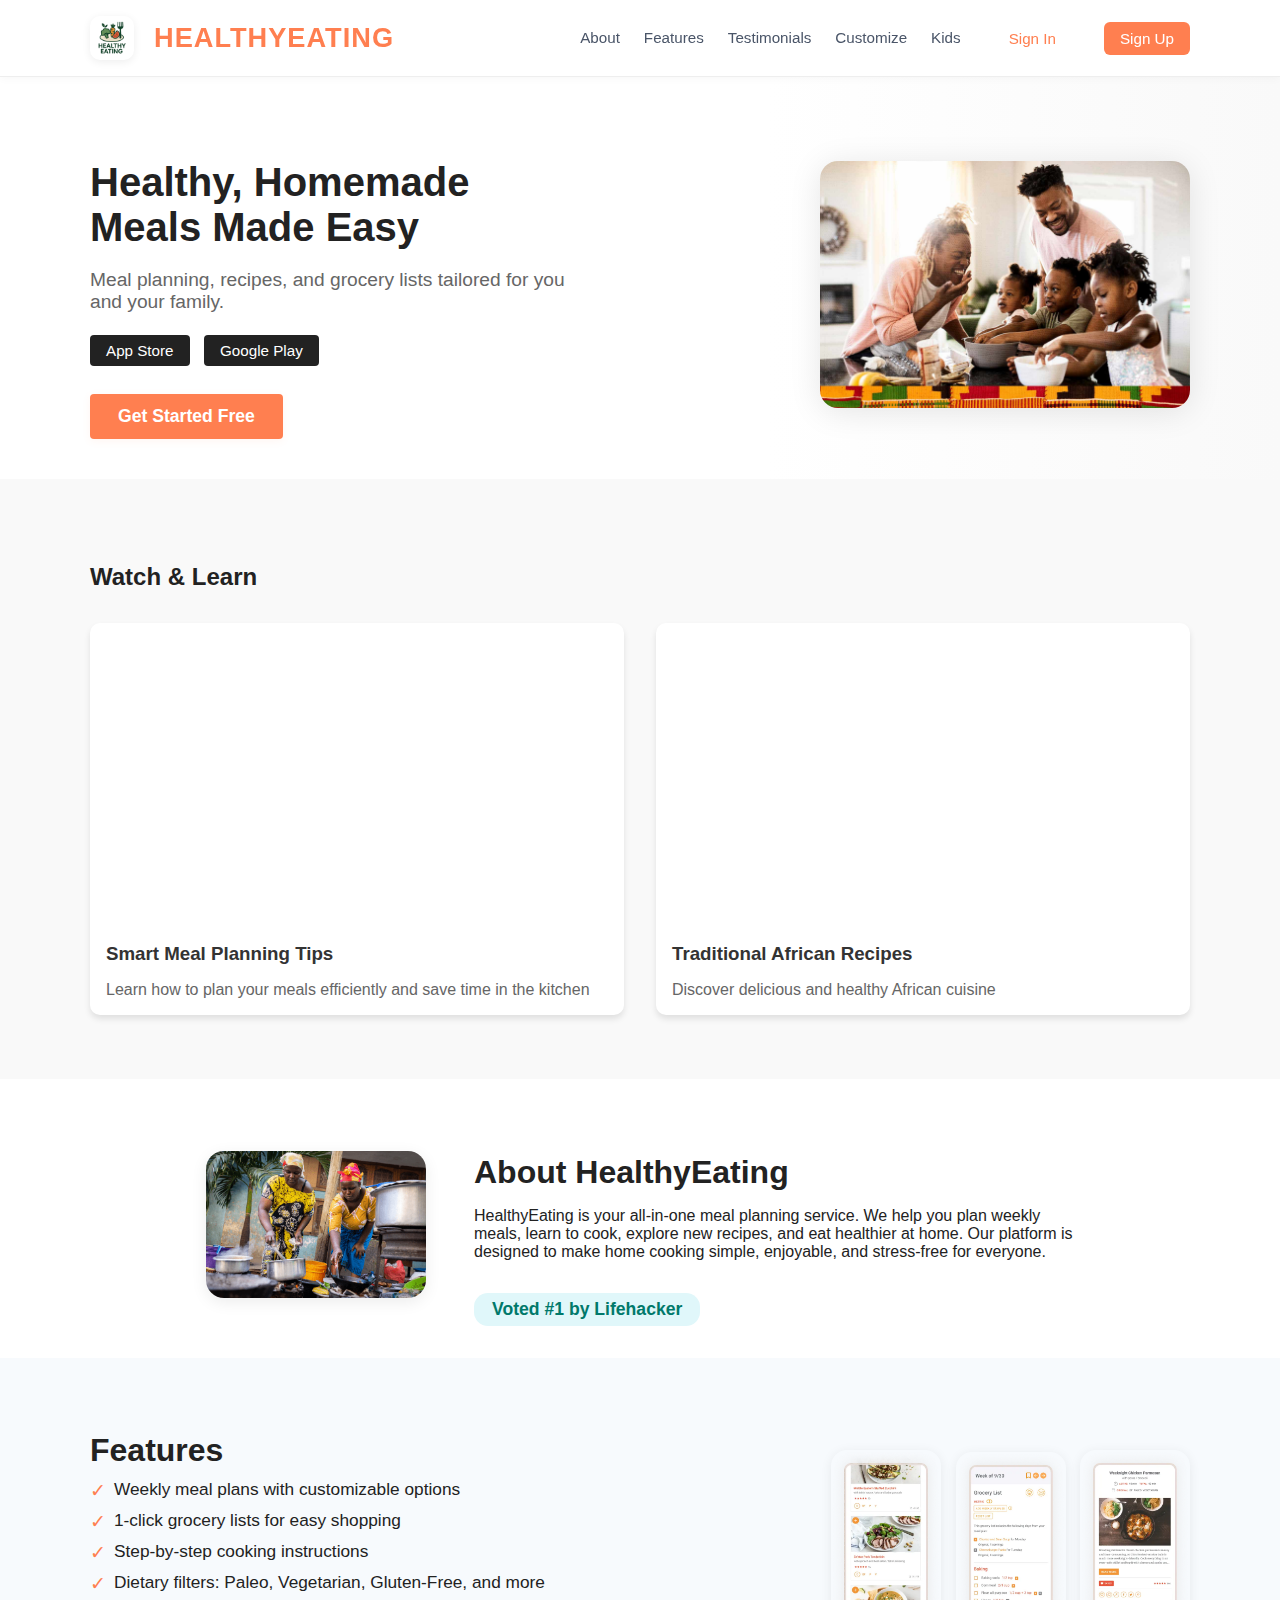
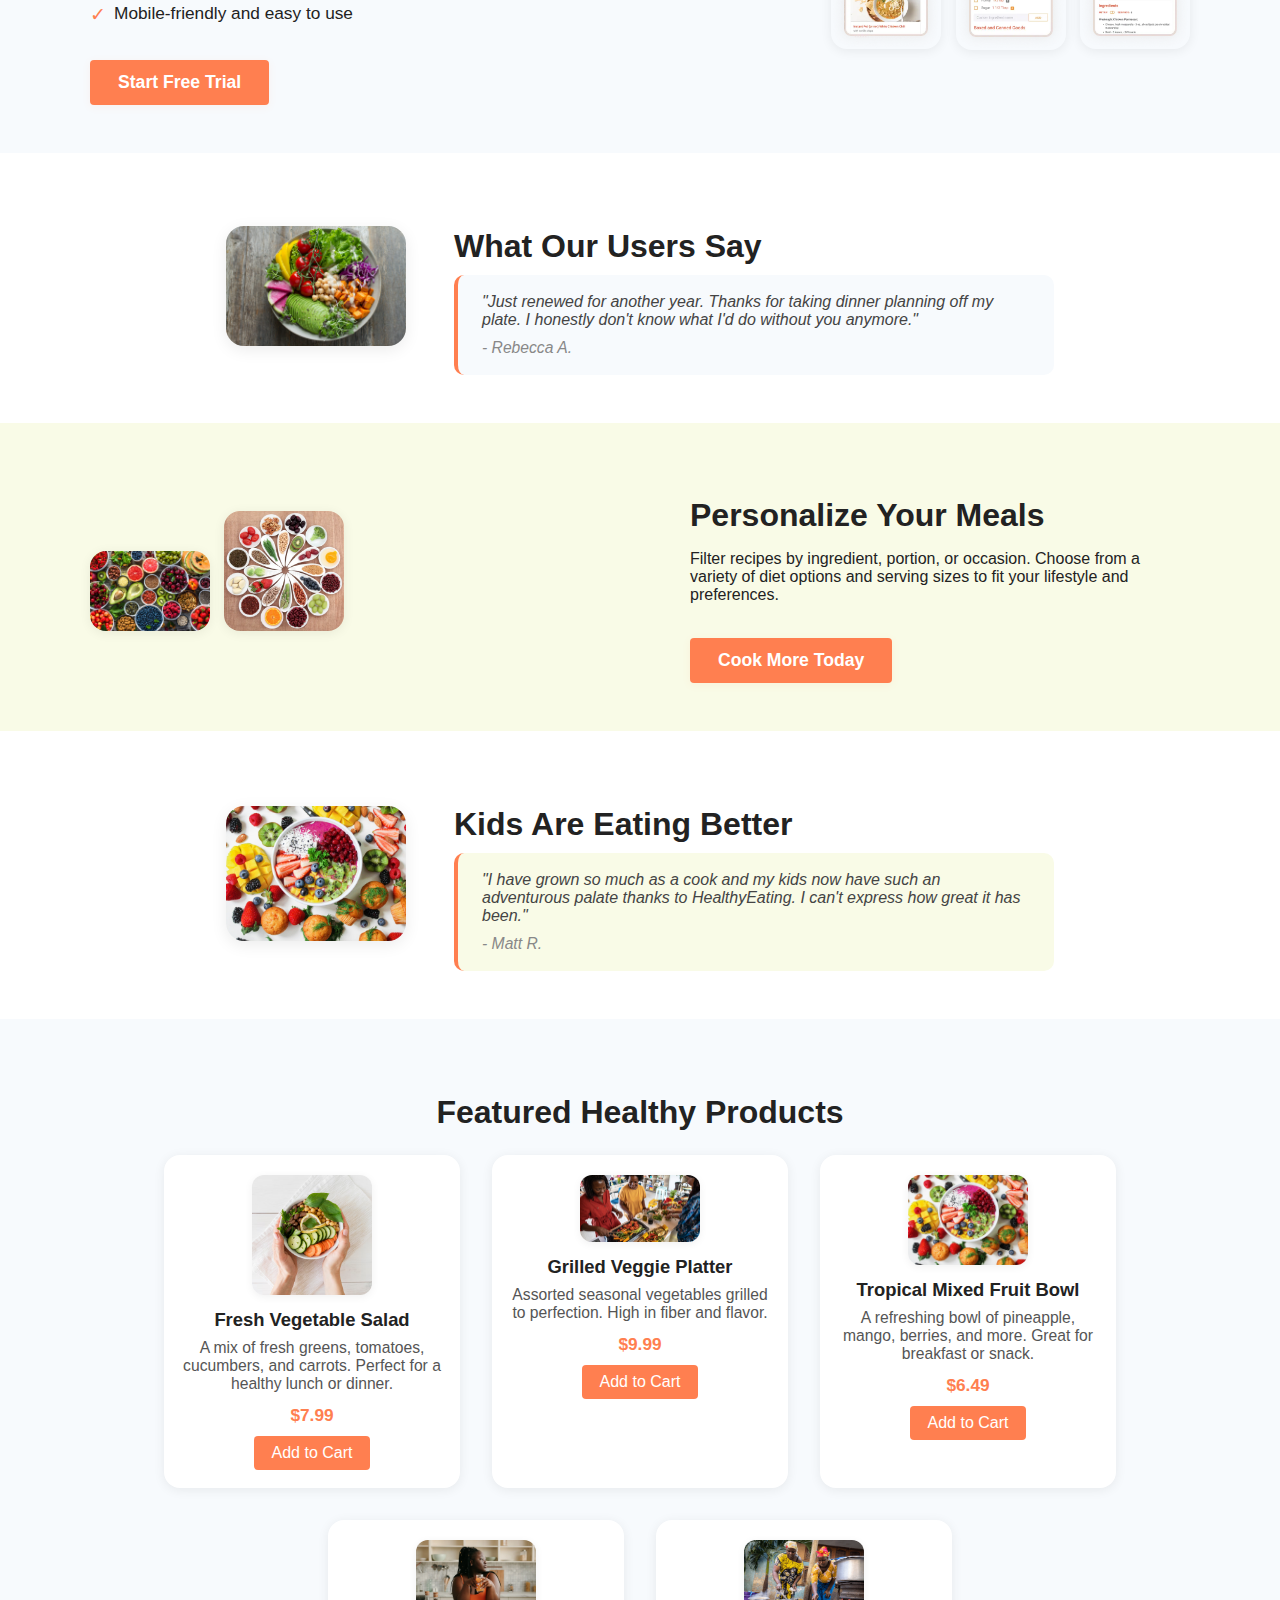
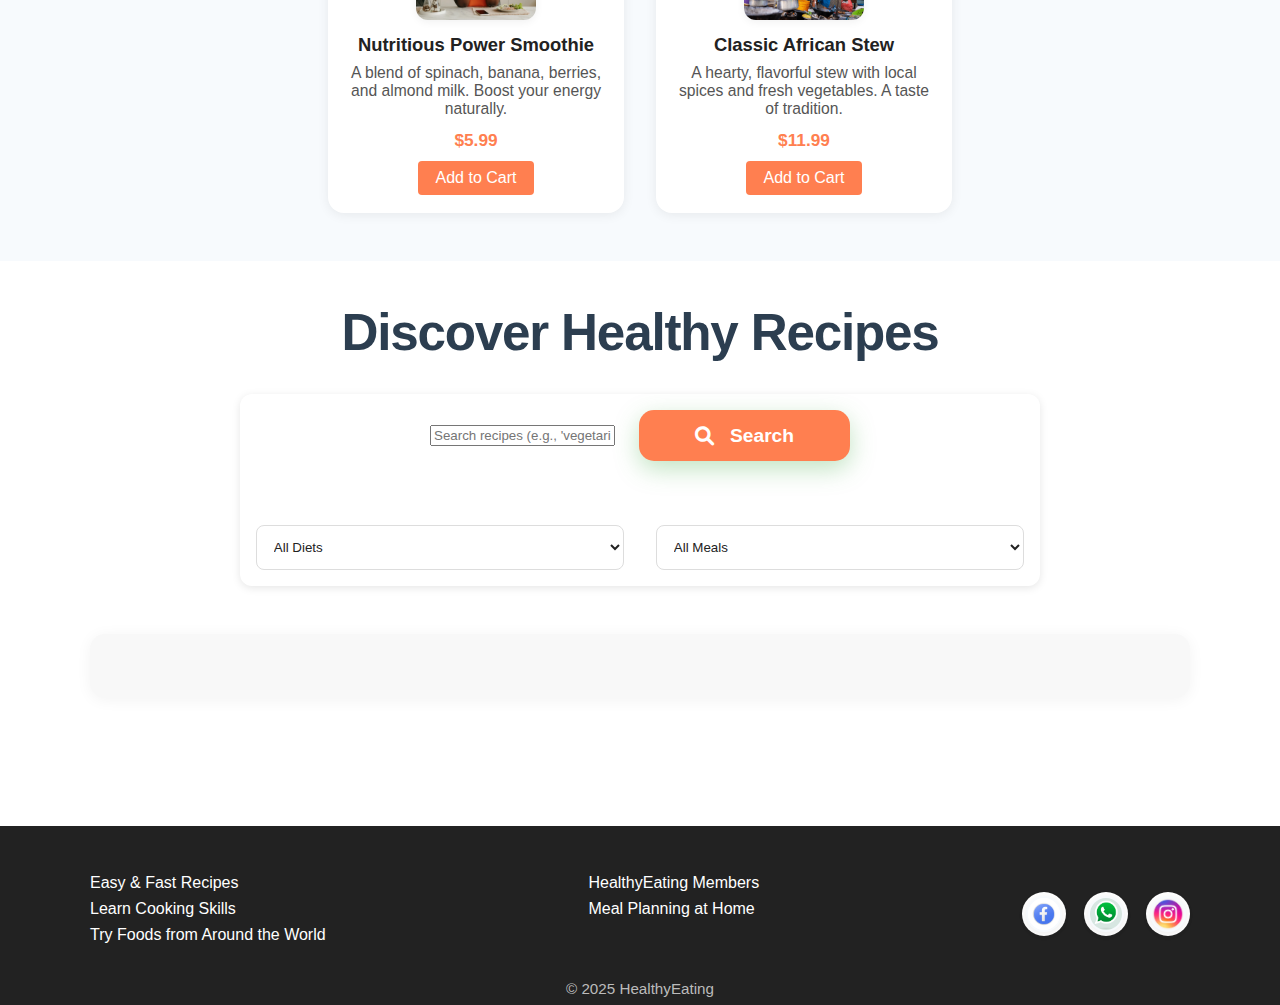
<file: index.html>
<!DOCTYPE html>
<html lang="en">
<head>
    <meta charset="UTF-8">
    <meta name="viewport" content="width=device-width, initial-scale=1.0">
    <title>HealthyEating Meal Planning</title>
    <link rel="stylesheet" href="https://cdnjs.cloudflare.com/ajax/libs/font-awesome/6.0.0/css/all.min.css">
    <link rel="stylesheet" href="styles.css">
</head>
<body>
    <header class="main-header">
        <div class="container header-flex">
            <div class="logo">
                <img src="image/Healthyeating-logo.png" alt="Healthy Eating Logo" class="logo-img">                <span>HEALTHYEATING</span>
            </div>
            <button class="hamburger" aria-label="Open menu">
                <span></span>
                <span></span>
                <span></span>
            </button>
            <nav>
                <a href="#about" class="nav-link">About</a>
                <a href="#features" class="nav-link">Features</a>
                <a href="#testimonial" class="nav-link">Testimonials</a>
                <a href="#customize" class="nav-link">Customize</a>
                <a href="#kids" class="nav-link">Kids</a>
                <a href="login.html" class="nav-link sign-in" id="sign-in-btn">Sign In</a>
                <a href="signup.html" class="nav-link sign-up" id="sign-up-btn">Sign Up</a>
            </nav>
        </div>
    </header>
    <section class="hero">
        <div class="container hero-flex">
            <div class="hero-text">
                <h1>Healthy, Homemade Meals Made Easy</h1>
                <p class="hero-sub">Meal planning, recipes, and grocery lists tailored for you and your family.</p>
                <div class="app-buttons">
                    <a href="#" class="app-store">App Store</a>
                    <a href="#" class="google-play">Google Play</a>
                </div>
                <button class="cta" id="hero-signup">Get Started Free</button>
            </div>
            <div class="hero-image">
                <img src="image/why-cooking-and-eating-together.jpg" alt="People cooking together">
            </div>
        </div>
    </section>
    <section class="video-showcase">
        <div class="container">
            <h2>Watch & Learn</h2>
            <div class="video-grid">
                <div class="video-card main-video">                    <div class="video-wrapper">
                        <iframe 
                            src="https://www.youtube.com/embed/AdNVlD5q8TA" 
                            title="Meal Planning Tips" 
                            frameborder="0" 
                            allow="accelerometer; autoplay; clipboard-write; encrypted-media; gyroscope; picture-in-picture" 
                            allowfullscreen>
                        </iframe>
                    </div>
                    <h3>Smart Meal Planning Tips</h3>
                    <p>Learn how to plan your meals efficiently and save time in the kitchen</p>
                </div>
                <div class="video-card">                    <div class="video-wrapper">
                        <iframe 
                            src="https://www.youtube.com/embed/SWcoL5gjuKY" 
                            title="African Recipes" 
                            frameborder="0" 
                            allow="accelerometer; autoplay; clipboard-write; encrypted-media; gyroscope; picture-in-picture" 
                            allowfullscreen>
                        </iframe>
                    </div>
                    <h3>Traditional African Recipes</h3>
                    <p>Discover delicious and healthy African cuisine</p>
                </div>
            </div>
        </div>
    </section>
    <section class="about" id="about">
        <div class="container about-flex">
            <div class="about-img">
                <img src="image/African-Cooking.png" alt="African Cooking" />
            </div>
            <div class="about-text">
                <h2>About HealthyEating</h2>
                <p>HealthyEating is your all-in-one meal planning service. We help you plan weekly meals, learn to cook, explore new recipes, and eat healthier at home. Our platform is designed to make home cooking simple, enjoyable, and stress-free for everyone.</p>
                <div class="lifehacker-badge">Voted #1 by Lifehacker</div>
            </div>
        </div>
    </section>
    <section class="features" id="features">
        <div class="container features-flex">
            <div class="features-text">
                <h2>Features</h2>
                <ul class="feature-list">
                    <li>Weekly meal plans with customizable options</li>
                    <li>1-click grocery lists for easy shopping</li>
                    <li>Step-by-step cooking instructions</li>
                    <li>Dietary filters: Paleo, Vegetarian, Gluten-Free, and more</li>
                    <li>Mobile-friendly and easy to use</li>
                </ul>
                <button class="cta">Start Free Trial</button>
            </div>
            <div class="features-image">
                <img src="image/phone1.webp" alt="App screenshot 1">
                <img src="image/phone2.webp" alt="App screenshot 2" style="margin-left:10px;">
                <img src="image/phone3.webp" alt="App screenshot 3" style="margin-left:10px;">
            </div>
        </div>
    </section>
    <section class="testimonial" id="testimonial">
        <div class="container testimonial-flex">
            <div class="testimonial-img">
                <img src="image/salad.jpg" alt="Salad" />
            </div>
            <div class="testimonial-text">
                <h2>What Our Users Say</h2>
                <blockquote>
                    "Just renewed for another year. Thanks for taking dinner planning off my plate. I honestly don't know what I'd do without you anymore."
                    <span>- Rebecca A.</span>
                </blockquote>
            </div>
        </div>
    </section>
    <section class="customize" id="customize">
        <div class="container customize-flex">
            <div class="customize-image">
                <img src="image/fruits-vegi.jpg" alt="Meal options">
                <img src="image/multivege.webp" alt="Vegetable options" style="margin-left:10px;max-width:120px;">
            </div>
            <div class="customize-text">
                <h2>Personalize Your Meals</h2>
                <p>Filter recipes by ingredient, portion, or occasion. Choose from a variety of diet options and serving sizes to fit your lifestyle and preferences.</p>
                <button class="cta">Cook More Today</button>
            </div>
        </div>
    </section>
    <section class="kids" id="kids">
        <div class="container kids-flex">
            <div class="kids-img">
                <img src="image/mixedfruit.jpg" alt="Kids eating healthy" />
            </div>
            <div class="kids-text">
                <h2>Kids Are Eating Better</h2>
                <blockquote>
                    "I have grown so much as a cook and my kids now have such an adventurous palate thanks to HealthyEating. I can't express how great it has been."
                    <span>- Matt R.</span>
                </blockquote>
            </div>
        </div>
    </section>
    <section class="products" id="products">
        <div class="container">
            <h2>Featured Healthy Products</h2>
            <div id="product-list" class="product-list"></div>
        </div>
    </section>    <div id="popup" class="popup">
        <div class="popup-content">
            <button class="close-popup" id="close-popup-btn">&times;</button>
            <h4>Discover AI-Powered Recipes!</h4>
            <p>Get personalized recipe recommendations powered by AI. Plan your meals, discover new dishes, and cook with confidence!</p>
            <button class="cta" id="popup-cta">Try AI Recipes</button>
        </div>
    </div>
    <section id="recipe-search" class="section">
        <div class="container">
            <h2 class="section-title">Discover Healthy Recipes</h2>
            <div class="search-wrapper">
                <form id="recipe-search-form" class="search-form">
                    <div class="search-input-group">
                        <input type="text" id="recipe-search-input" 
                               placeholder="Search recipes (e.g., 'vegetarian pasta')" required>
                        <button type="submit" class="search-submit">
                            <i class="fas fa-search"></i> Search
                        </button>
                    </div>
                    <div class="search-filters">
                        <select id="diet-filter">
                            <option value="">All Diets</option>
                            <option value="meat-eater">Meat Lover</option>
                            <option value="vegan">Vegan</option>
                            <option value="gluten-free">Gluten Free</option>
                            <option value="paleo">Paleo</option>
                        </select>
                        <select id="meal-type-filter">
                            <option value="">All Meals</option>
                            <option value="breakfast">Breakfast</option>
                            <option value="main course">Main Course</option>
                            <option value="salad">Salad</option>
                            <option value="dessert">Dessert</option>
                        </select>
                    </div>
                </form>
            </div>

            <div id="search-status" class="search-status"></div>
            
            <div id="recipes-results" class="recipes-grid"></div>
            
            <div class="load-more-wrapper">
                <button id="load-more-btn" class="load-more-btn" style="display: none;">
                    Load More Recipes
                </button>
                <div id="loading-spinner" class="loading-spinner" style="display: none;"></div>
            </div>
        </div>
    </section>
    <footer>
        <div class="container footer-flex">
            <div>
                <h5>Easy & Fast Recipes</h5>
                <h5>Learn Cooking Skills</h5>
                <h5>Try Foods from Around the World</h5>
            </div>
            <div>
                <h5>HealthyEating Members</h5>
                <h5>Meal Planning at Home</h5>
            </div>
            <div class="footer-social">
    <a href="https://web.facebook.com/florian.kausche.31/" target="_blank" title="Facebook" aria-label="Facebook">
        <img src="social-media/10464407.png" alt="Facebook" class="social-icon">
    </a>
    <a href="https://wa.me/233207074372" target="_blank" title="WhatsApp" aria-label="WhatsApp">
        <img src="social-media/410199-PD37U2-851.jpg" alt="WhatsApp" class="social-icon">
    </a>
    <a href="https://instagram.com" target="_blank" title="Instagram" aria-label="Instagram">
        <img src="social-media/v982-d3-04.jpg" alt="Instagram" class="social-icon">
    </a>
</div>
        </div>
        <div class="container copyright">
            &copy; 2025 HealthyEating
        </div>
    </footer>    <script type="module" src="script.js"></script>
    <script type="module" src="login.js"></script>
    <script type="module" src="ai-suggestions.js"></script>
    <script type="module" src="planner.js"></script>
    <script type="module" src="spoonacular.js"></script>
</body>
</html>
</file>
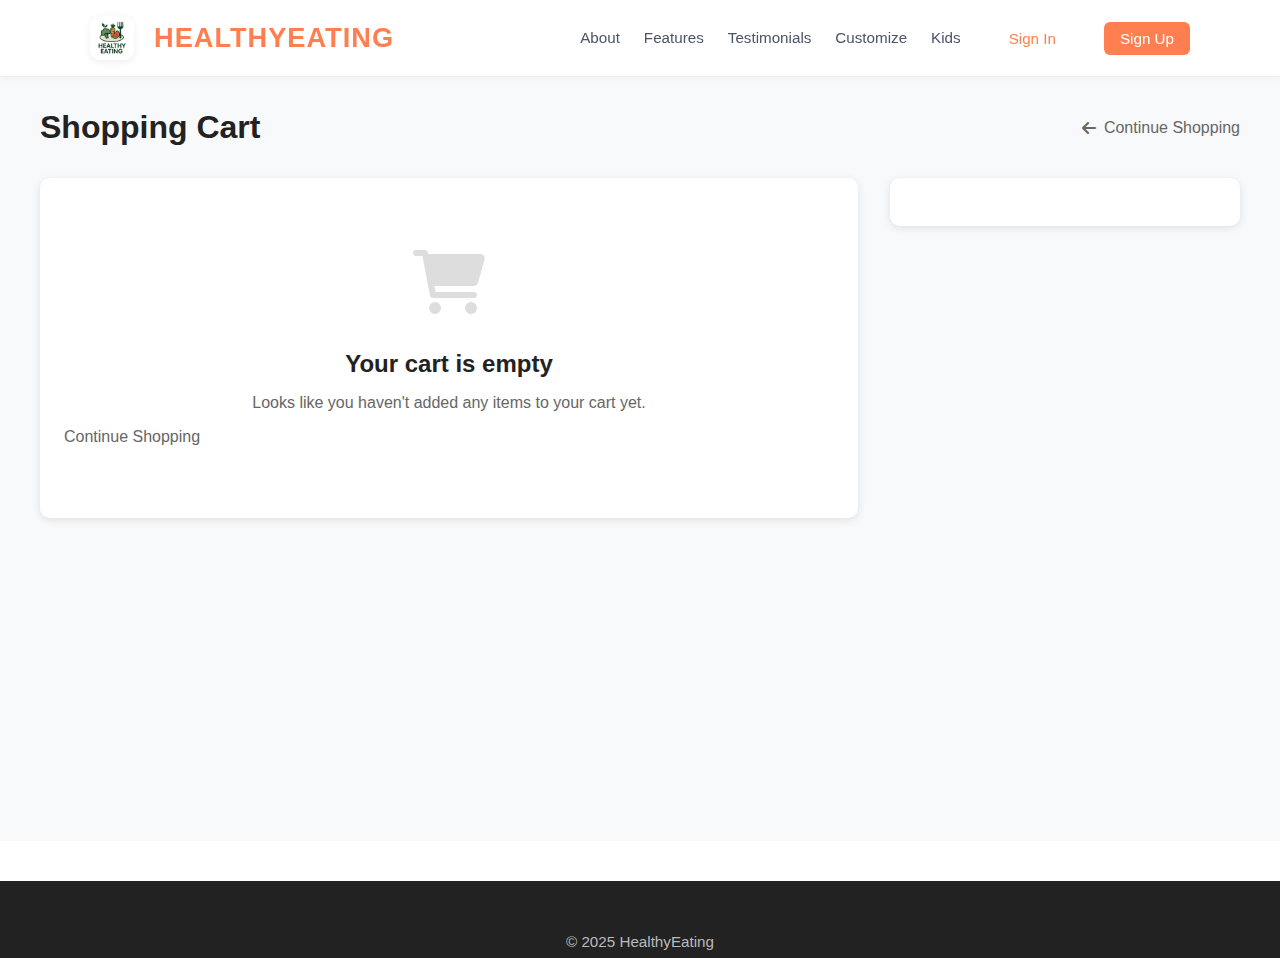
<file: cart.html>
<!DOCTYPE html>
<html lang="en">
<head>
    <meta charset="UTF-8">
    <meta name="viewport" content="width=device-width, initial-scale=1.0">
    <title>Shopping Cart - HealthyEating</title>
    <link rel="stylesheet" href="https://cdnjs.cloudflare.com/ajax/libs/font-awesome/6.0.0/css/all.min.css">
    <link rel="stylesheet" href="styles.css">
    <link rel="stylesheet" href="cart.css">
</head>
<body>
    <header class="main-header">
        <div class="container header-flex">
            <div class="logo">
                <a href="index.html">
                    <img src="image/Healthyeating-logo.png" alt="Healthy Eating Logo" class="logo-img"> 
                    <span>HEALTHYEATING</span>
                </a>
            </div>
            <button class="hamburger" aria-label="Open menu">
                <span></span>
                <span></span>
                <span></span>
            </button>
            <nav>
                <a href="index.html#about" class="nav-link">About</a>
                <a href="index.html#features" class="nav-link">Features</a>
                <a href="index.html#testimonial" class="nav-link">Testimonials</a>
                <a href="index.html#customize" class="nav-link">Customize</a>
                <a href="index.html#kids" class="nav-link">Kids</a>
                <a href="login.html" class="nav-link sign-in" id="sign-in-btn">Sign In</a>
                <a href="signup.html" class="nav-link sign-up" id="sign-up-btn">Sign Up</a>
            </nav>
        </div>
    </header>

    <main class="cart-page">
        <div class="cart-container">
            <div class="cart-header">
                <h1>Shopping Cart</h1>
                <div class="cart-navigation">
                    <a href="index.html" class="continue-shopping">
                        <i class="fas fa-arrow-left"></i>
                        Continue Shopping
                    </a>
                </div>
            </div>
            
            <div class="cart-content">
                <div class="cart-items-container">
                    <div id="cart-items" class="cart-items">
                        <!-- Cart items will be dynamically inserted here -->
                    </div>
                    <div id="cart-error" class="cart-error" style="display: none;">
                        <!-- Error messages will be shown here -->
                    </div>
                </div>

                <div class="cart-summary-container">
                    <div id="cart-summary" class="cart-summary">
                        <h3>Order Summary</h3>
                        <div class="summary-content">
                            <div class="summary-row">
                                <span>Subtotal:</span>
                                <span id="subtotal">$0.00</span>
                            </div>
                            <div class="summary-row">
                                <span>Shipping:</span>
                                <span id="shipping">$0.00</span>
                            </div>
                            <div class="summary-row total">
                                <span>Total:</span>
                                <span id="total">$0.00</span>
                            </div>
                        </div>
                        <div class="summary-actions">
                            <a href="checkout.html" class="checkout-btn" id="checkout-btn">
                                <i class="fas fa-lock"></i>
                                Proceed to Checkout
                            </a>
                            <button class="clear-cart-btn" id="clear-cart-btn">
                                <i class="fas fa-trash"></i>
                                Clear Cart
                            </button>
                        </div>
                    </div>
                </div>
            </div>
        </div>
    </main>

    <footer>
        <div class="container copyright">
            &copy; 2025 HealthyEating
        </div>
    </footer>

    <!-- Loading overlay -->
    <div id="loading-overlay" class="loading-overlay" style="display: none;">
        <div class="loading-spinner"></div>
    </div>

    <!-- Scripts -->
    <script src="script.js"></script>
    <script src="cart.js"></script>
</body>
</html>
</file>
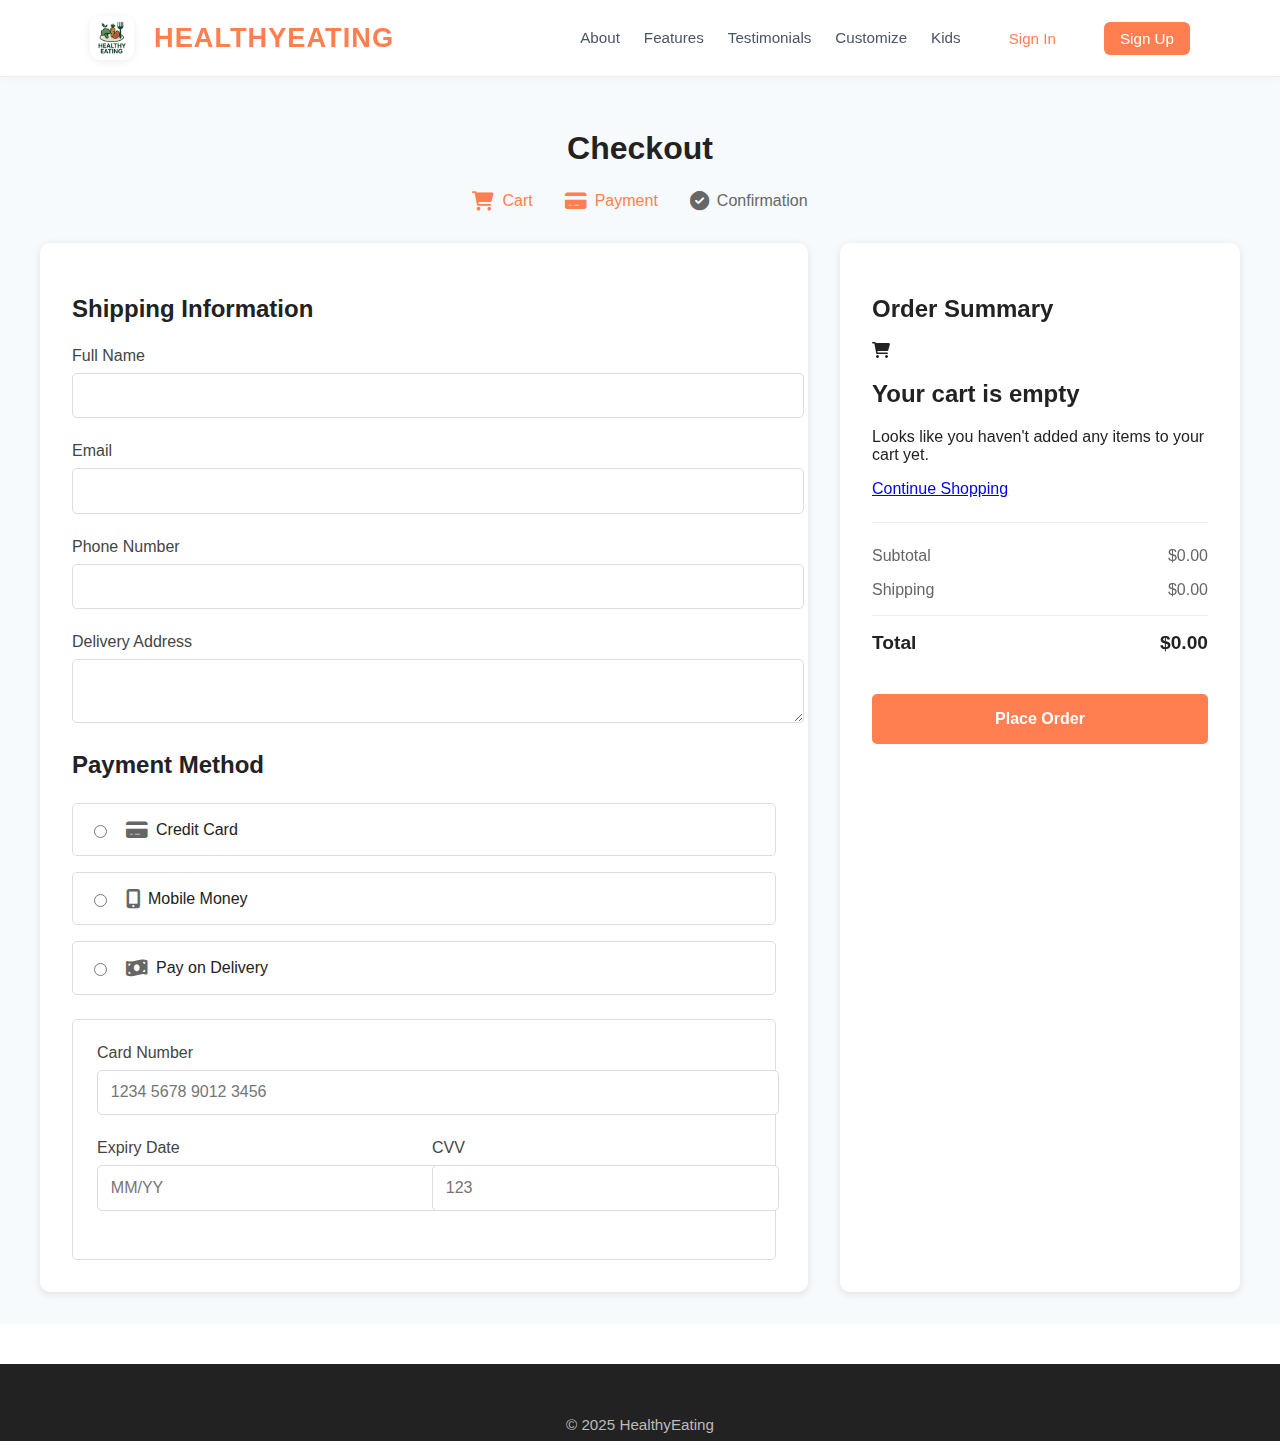
<file: checkout.html>
<!DOCTYPE html>
<html lang="en">
<head>
    <meta charset="UTF-8">
    <meta name="viewport" content="width=device-width, initial-scale=1.0">
    <title>Checkout - HealthyEating</title>
    <link rel="stylesheet" href="https://cdnjs.cloudflare.com/ajax/libs/font-awesome/6.0.0/css/all.min.css">
    <link rel="stylesheet" href="styles.css">
    <link rel="stylesheet" href="checkout.css">
</head>
<body>
    <header class="main-header">
        <div class="container header-flex">
            <div class="logo">
                <a href="index.html">
                    <img src="image/Healthyeating-logo.png" alt="Healthy Eating Logo" class="logo-img"> 
                    <span>HEALTHYEATING</span>
                </a>
            </div>
            <button class="hamburger" aria-label="Open menu">
                <span></span>
                <span></span>
                <span></span>
            </button>
            <nav>
                <a href="index.html#about" class="nav-link">About</a>
                <a href="index.html#features" class="nav-link">Features</a>
                <a href="index.html#testimonial" class="nav-link">Testimonials</a>
                <a href="index.html#customize" class="nav-link">Customize</a>
                <a href="index.html#kids" class="nav-link">Kids</a>
                <a href="login.html" class="nav-link sign-in" id="sign-in-btn">Sign In</a>
                <a href="signup.html" class="nav-link sign-up" id="sign-up-btn">Sign Up</a>
            </nav>
        </div>
    </header>

    <main class="checkout-page">
        <div class="checkout-container">
            <div class="checkout-header">
                <h1>Checkout</h1>
                <div class="checkout-steps">
                    <div class="step active">
                        <i class="fas fa-shopping-cart"></i>
                        <span>Cart</span>
                    </div>
                    <div class="step active">
                        <i class="fas fa-credit-card"></i>
                        <span>Payment</span>
                    </div>
                    <div class="step">
                        <i class="fas fa-check-circle"></i>
                        <span>Confirmation</span>
                    </div>
                </div>
            </div>

            <div class="checkout-content">
                <div class="checkout-form">
                    <h2>Shipping Information</h2>
                    <form id="shipping-form">
                        <div class="form-group">
                            <label for="full-name">Full Name</label>
                            <input type="text" id="full-name" required>
                        </div>
                        <div class="form-group">
                            <label for="email">Email</label>
                            <input type="email" id="email" required>
                        </div>
                        <div class="form-group">
                            <label for="phone">Phone Number</label>
                            <input type="tel" id="phone" required>
                        </div>
                        <div class="form-group">
                            <label for="address">Delivery Address</label>
                            <textarea id="address" required></textarea>
                        </div>
                    </form>

                    <h2>Payment Method</h2>
                    <div class="payment-methods">
                        <div class="payment-method" data-method="credit-card">
                            <input type="radio" name="payment" id="credit-card" value="credit-card">
                            <label for="credit-card">
                                <i class="fas fa-credit-card"></i>
                                Credit Card
                            </label>
                        </div>
                        <div class="payment-method" data-method="mobile-money">
                            <input type="radio" name="payment" id="mobile-money" value="mobile-money">
                            <label for="mobile-money">
                                <i class="fas fa-mobile-alt"></i>
                                Mobile Money
                            </label>
                        </div>
                        <div class="payment-method" data-method="cash">
                            <input type="radio" name="payment" id="cash" value="cash">
                            <label for="cash">
                                <i class="fas fa-money-bill-wave"></i>
                                Pay on Delivery
                            </label>
                        </div>
                    </div>

                    <div id="credit-card-form" class="payment-form">
                        <div class="form-group">
                            <label for="card-number">Card Number</label>
                            <input type="text" id="card-number" placeholder="1234 5678 9012 3456" maxlength="19">
                        </div>
                        <div class="form-row">
                            <div class="form-group">
                                <label for="expiry">Expiry Date</label>
                                <input type="text" id="expiry" placeholder="MM/YY" maxlength="5">
                            </div>
                            <div class="form-group">
                                <label for="cvv">CVV</label>
                                <input type="text" id="cvv" placeholder="123" maxlength="3">
                            </div>
                        </div>
                    </div>

                    <div id="mobile-money-form" class="payment-form" style="display: none;">
                        <div class="form-group">
                            <label for="mobile-number">Mobile Money Number</label>
                            <input type="tel" id="mobile-number" placeholder="Enter your mobile money number">
                        </div>
                        <div class="form-group">
                            <label for="mobile-provider">Provider</label>
                            <select id="mobile-provider">
                                <option value="mtn">MTN Mobile Money</option>
                                <option value="vodafone">Vodafone Cash</option>
                                <option value="airteltigo">AirtelTigo Money</option>
                            </select>
                        </div>
                    </div>

                    <div id="cash-form" class="payment-form" style="display: none;">
                        <p class="cash-info">
                            <i class="fas fa-info-circle"></i>
                            You will pay in cash when your order is delivered.
                        </p>
                    </div>
                </div>

                <div class="order-summary">
                    <h2>Order Summary</h2>
                    <div id="checkout-items" class="checkout-items">
                        <!-- Items will be dynamically inserted here -->
                    </div>
                    <div class="summary-totals">
                        <div class="summary-row">
                            <span>Subtotal</span>
                            <span id="subtotal">$0.00</span>
                        </div>
                        <div class="summary-row">
                            <span>Shipping</span>
                            <span id="shipping">$0.00</span>
                        </div>
                        <div class="summary-row total">
                            <span>Total</span>
                            <span id="total">$0.00</span>
                        </div>
                    </div>
                    <button id="place-order-btn" class="checkout-btn">
                        Place Order
                    </button>
                </div>
            </div>
        </div>
    </main>

    <footer>
        <div class="container copyright">
            &copy; 2025 HealthyEating
        </div>
    </footer>

    <script src="cart.js"></script>
    <script src="checkout.js"></script>
</body>
</html>
</file>
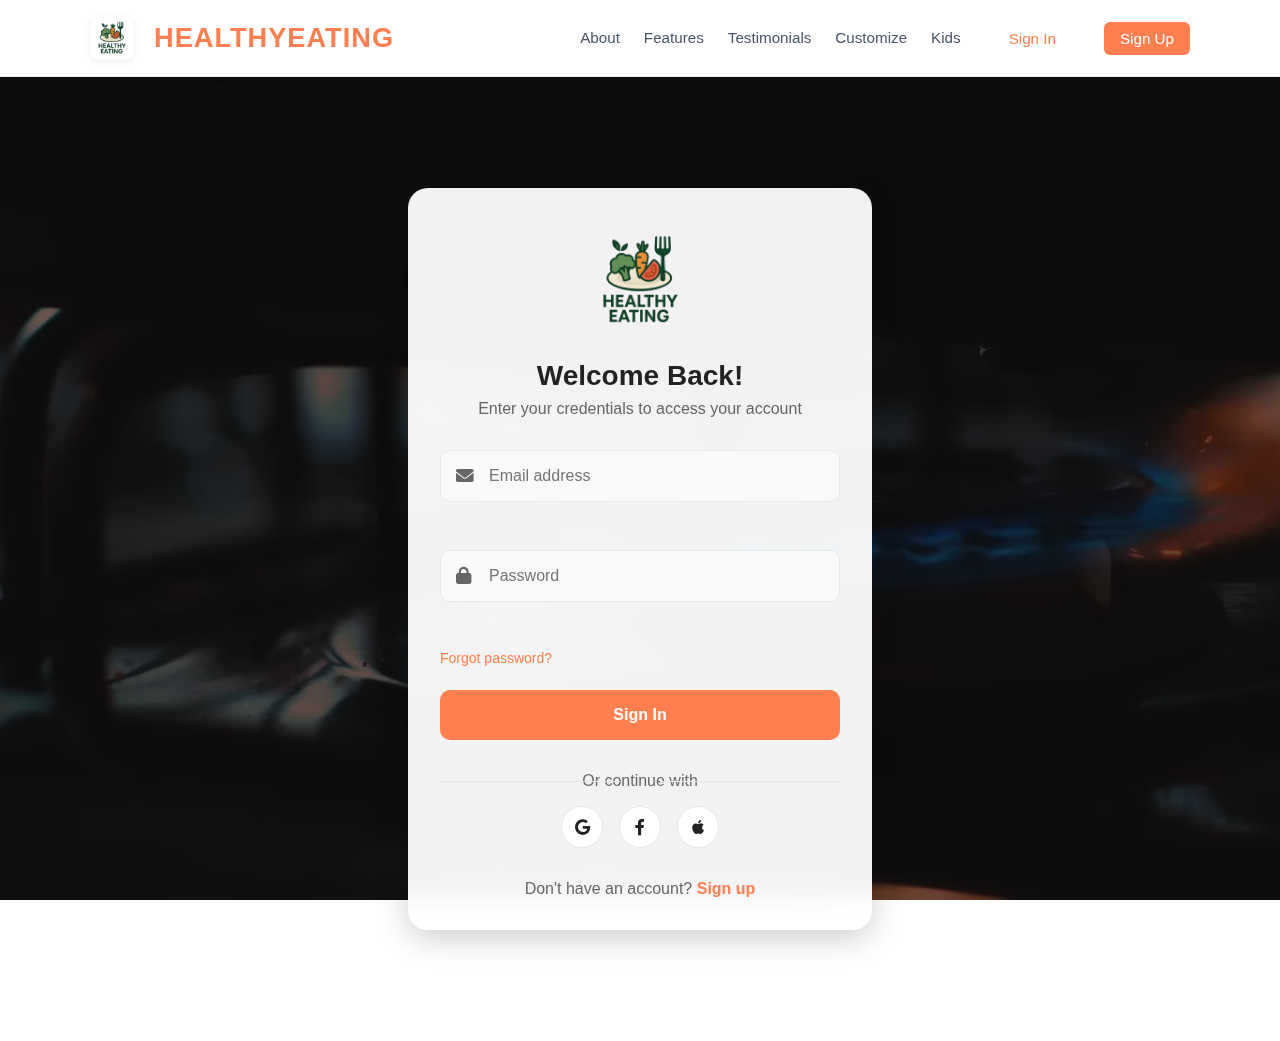
<file: login.html>
<!DOCTYPE html>
<html lang="en">
<head>
    <meta charset="UTF-8">
    <meta name="viewport" content="width=device-width, initial-scale=1.0">
    <title>Login - HealthyEating</title>
    <link rel="stylesheet" href="https://cdnjs.cloudflare.com/ajax/libs/font-awesome/6.0.0/css/all.min.css">
    <link rel="stylesheet" href="styles.css">
    <link rel="stylesheet" href="login.css">
</head>
<body>
    <!-- Video Background -->
    <video autoplay muted loop playsinline id="bg-video">
        <source src="image/food-video.webm" type="video/webm">
        <source src="image/food-video.mp4" type="video/mp4">
        Your browser does not support the video tag.
    </video>
    <div class="video-overlay"></div>
    <header class="main-header">
        <div class="container header-flex">
            <div class="logo">
                <a href="index.html">
                    <img src="image/Healthyeating-logo.png" alt="Healthy Eating Logo" class="logo-img"> 
                    <span>HEALTHYEATING</span>
                </a>
            </div>
            <button class="hamburger" aria-label="Open menu">
                <span></span>
                <span></span>
                <span></span>
            </button>
            <nav>
                <a href="index.html#about" class="nav-link">About</a>
                <a href="index.html#features" class="nav-link">Features</a>
                <a href="index.html#testimonial" class="nav-link">Testimonials</a>
                <a href="index.html#customize" class="nav-link">Customize</a>
                <a href="index.html#kids" class="nav-link">Kids</a>
                <a href="login.html" class="nav-link sign-in" id="sign-in-btn">Sign In</a>
                <a href="signup.html" class="nav-link sign-up" id="sign-up-btn">Sign Up</a>
            </nav>
        </div>
    </header>
    <div class="login-page">
        <div class="login-container">
            <div class="login-header">
                <img src="image/Healthyeating-logo.png" alt="HealthyEating Logo">
                <h1>Welcome Back!</h1>
                <p>Enter your credentials to access your account</p>
            </div>
            
            <form class="login-form" id="login-form">
                <div class="form-group">
                    <i class="fas fa-envelope"></i>
                    <input type="email" id="email" placeholder="Email address" required>
                </div>
                
                <div class="form-group">
                    <i class="fas fa-lock"></i>
                    <input type="password" id="password" placeholder="Password" required>
                </div>
                
                <div class="remember-forgot">
                    <label class="remember-me">
                        <input type="checkbox" id="remember">
                        <span>Remember me</span>
                    </label>
                    <a href="#" class="forgot-password">Forgot password?</a>
                </div>
                
                <button type="submit" class="login-button">Sign In</button>
            </form>
            
            <div class="social-login">
                <p>Or continue with</p>
                <div class="social-buttons">
                    <div class="social-button">
                        <i class="fab fa-google"></i>
                    </div>
                    <div class="social-button">
                        <i class="fab fa-facebook-f"></i>
                    </div>
                    <div class="social-button">
                        <i class="fab fa-apple"></i>
                    </div>
                </div>
            </div>
            
            <div class="signup-link">
                Don't have an account? <a href="signup.html">Sign up</a>
            </div>
        </div>
    </div>

    <script type="module" src="login.js"></script>
</body>
</html>
</file>
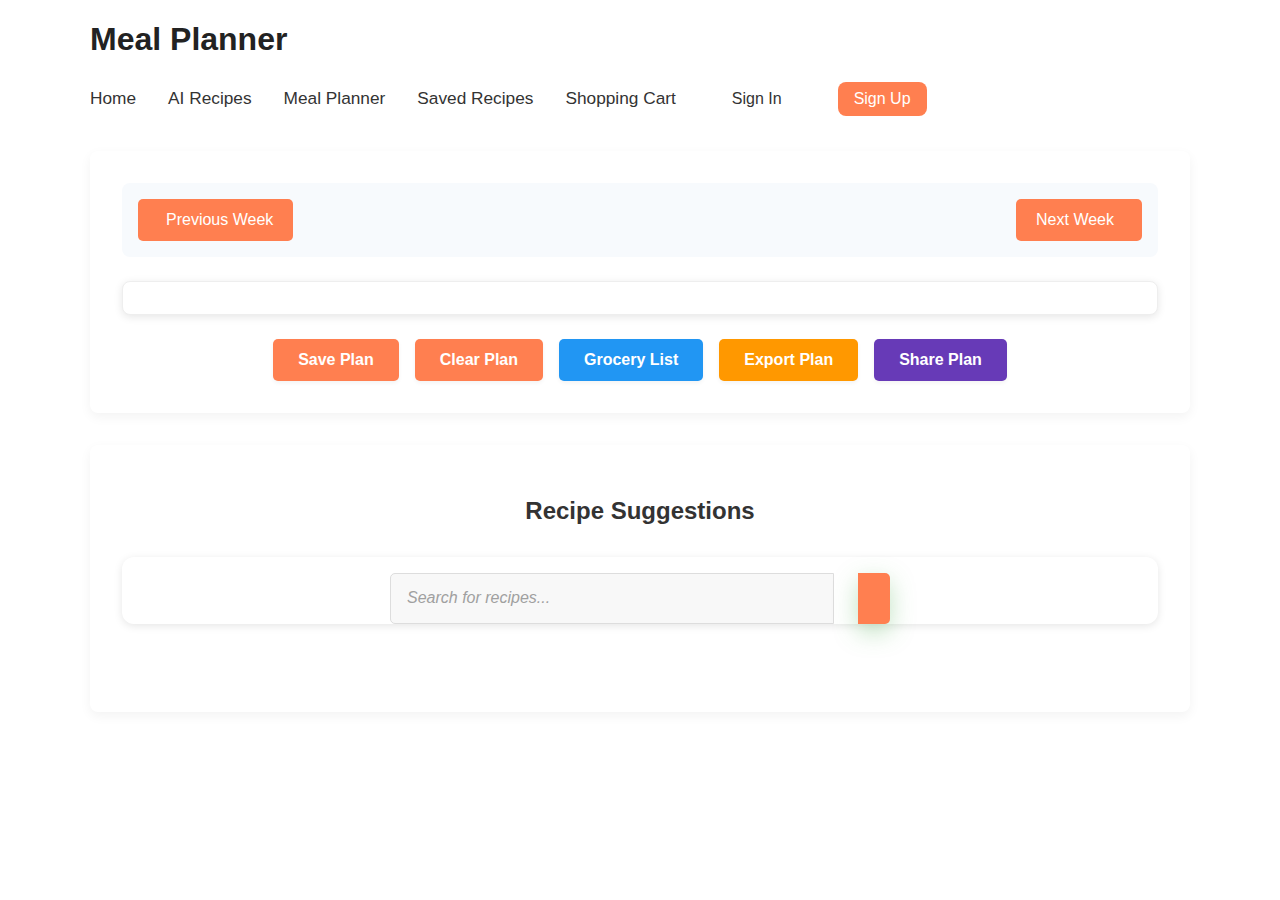
<file: meal-planner.html>
<!DOCTYPE html>
<html lang="en">
<head>
    <meta charset="UTF-8">
    <meta name="viewport" content="width=device-width, initial-scale=1.0">
    <title>Meal Planner - Healthy Eating</title>
    <link rel="stylesheet" href="styles.css">
</head>
<body>
    <div class="container">
        <header>
            <h1>Meal Planner</h1>
            <nav>
                <a href="index.html">Home</a>
                <a href="ai-recipes.html">AI Recipes</a>
                <a href="meal-planner.html">Meal Planner</a>
                <a href="saved-recipes.html">Saved Recipes</a>
                <a href="cart.html">Shopping Cart</a>
                <a href="login.html" class="auth-button sign-in">Sign In</a>
                <a href="signup.html" class="auth-button sign-up">Sign Up</a>
                <div class="user-menu" style="display: none;">
                    <button class="user-menu-button"><i class="fas fa-user-circle"></i> <span id="user-email-display"></span> <i class="fas fa-caret-down"></i></button>
                    <div class="user-dropdown">
                        <a href="#" id="logout-button"><i class="fas fa-sign-out-alt"></i> Logout</a>
                    </div>
                </div>
            </nav>
        </header>

        <main>
            <section class="meal-planner-section">
                <div class="planner-controls">
                    <button id="prev-week" class="week-nav"><i class="fas fa-arrow-left"></i> Previous Week</button>
                    <h2 id="week-display"></h2>
                    <button id="next-week" class="week-nav">Next Week <i class="fas fa-arrow-right"></i></button>
                </div>
                <div id="planner-grid" class="planner-grid">
                    <!-- Weekdays and meal types will be rendered here by JavaScript -->
                </div>
                <div class="planner-actions">
                    <button id="save-plan" class="action-btn"><i class="fas fa-save"></i> Save Plan</button>
                    <button id="clear-plan" class="action-btn"><i class="fas fa-times-circle"></i> Clear Plan</button>
                    <button id="generate-grocery-list" class="action-btn"><i class="fas fa-clipboard-list"></i> Grocery List</button>
                    <button id="export-plan" class="action-btn"><i class="fas fa-file-export"></i> Export Plan</button>
                    <button id="share-plan" class="action-btn"><i class="fas fa-share-alt"></i> Share Plan</button>
                </div>
            </section>

            <section class="meal-suggestions">
                <h2>Recipe Suggestions</h2>
                <form id="recipe-search-form" class="search-form">
                    <div class="search-input-group">
                        <input type="text" id="recipe-search" placeholder="Search for recipes..." class="search-input">
                        <button type="submit" class="search-submit"><i class="fas fa-search"></i></button>
                    </div>
                </form>
                <div id="recipe-results" class="recipe-grid">
                    <!-- Recipe suggestions will be loaded here -->
                </div>
            </section>
        </main>
    </div>

    <!-- Grocery List Modal -->
    <div id="grocery-list-modal" class="modal-bg">
        <div class="modal-content">
            <span class="close-modal">&times;</span>
            <h3>Your Grocery List</h3>
            <div id="grocery-list-content"></div>
            <button id="print-grocery-list" class="btn-primary">Print List</button>
        </div>
    </div>

    <!-- Share Plan Modal -->
    <div id="share-plan-modal" class="modal-bg">
        <div class="modal-content">
            <span class="close-modal">&times;</span>
            <h3>Share Your Meal Plan</h3>
            <p>Copy the link below or share directly to social media:</p>
            <input type="text" id="share-link" readonly>
            <div class="social-share-buttons">
                <button class="social-btn facebook"><i class="fab fa-facebook"></i> Share on Facebook</button>
                <button class="social-btn twitter"><i class="fab fa-twitter"></i> Share on Twitter</button>
                <button class="social-btn whatsapp"><i class="fab fa-whatsapp"></i> Share on WhatsApp</button>
                <button class="social-btn email"><i class="fas fa-envelope"></i> Share via Email</button>
            </div>
        </div>
    </div>

    <script type="module" src="planner.js"></script>
    <script type="module" src="spoonacular.js"></script>
    <script type="module" src="script.js"></script>
</body>
</html>
</file>
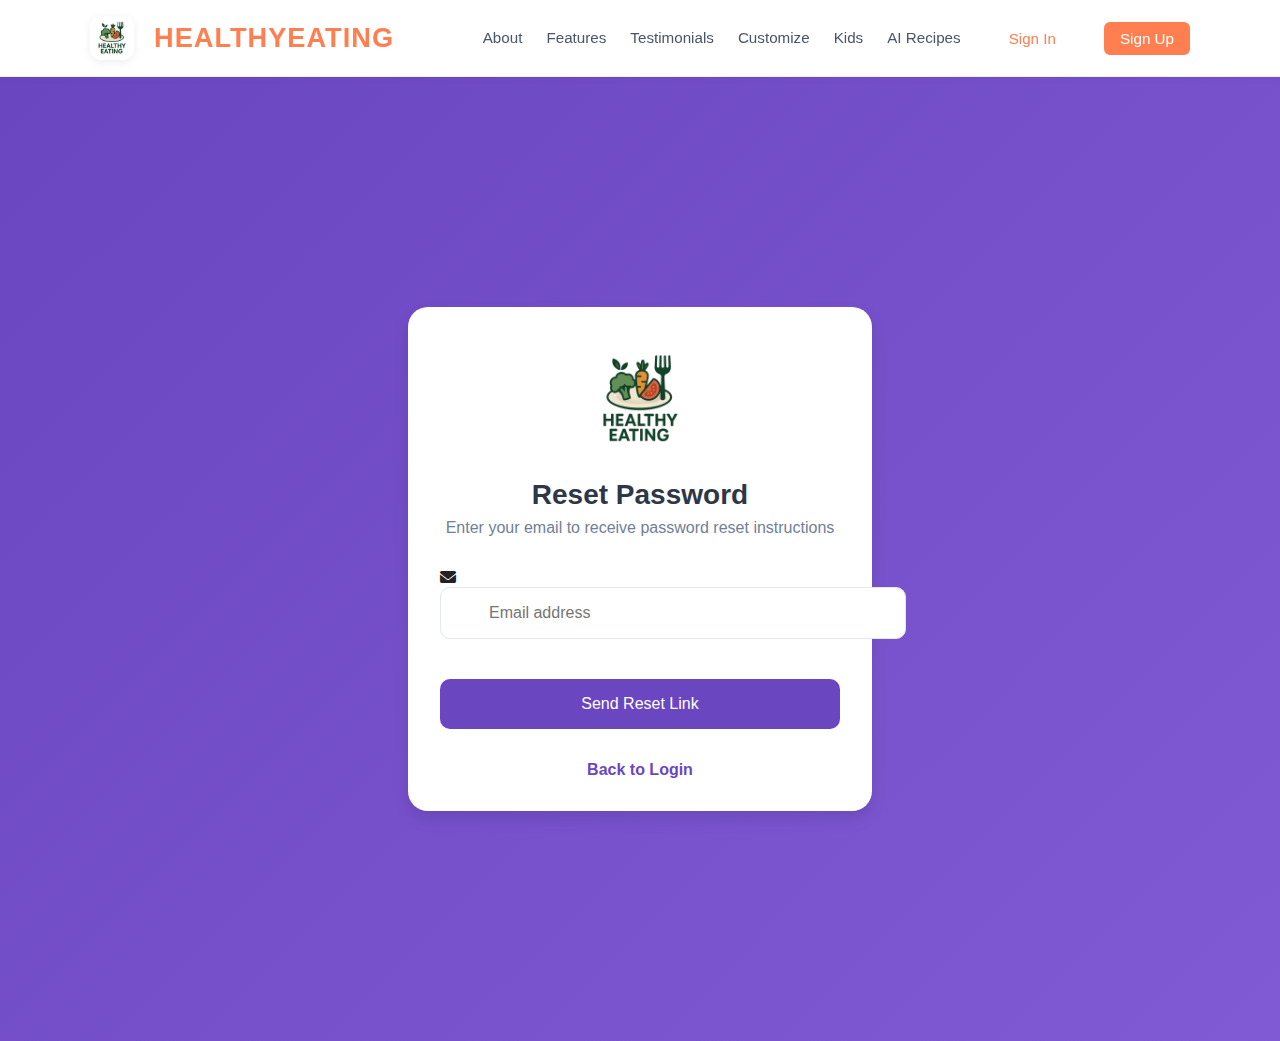
<file: reset-password.html>
<!DOCTYPE html>
<html lang="en">
<head>
    <meta charset="UTF-8">
    <meta name="viewport" content="width=device-width, initial-scale=1.0">
    <title>Reset Password - HealthyEating</title>
    <link rel="stylesheet" href="https://cdnjs.cloudflare.com/ajax/libs/font-awesome/6.0.0/css/all.min.css">
    <link rel="stylesheet" href="styles.css">
    <style>
        .reset-page {
            min-height: 100vh;
            background: linear-gradient(135deg, #6b46c1, #805ad5);
            display: flex;
            align-items: center;
            justify-content: center;
            padding: 2rem;
        }

        .reset-container {
            background: white;
            border-radius: 20px;
            box-shadow: 0 8px 16px rgba(0, 0, 0, 0.1);
            width: 100%;
            max-width: 400px;
            padding: 2rem;
        }

        .reset-header {
            text-align: center;
            margin-bottom: 2rem;
        }

        .reset-header img {
            width: 120px;
            margin-bottom: 1rem;
        }

        .reset-header h1 {
            color: #2d3748;
            font-size: 1.75rem;
            margin: 0;
        }

        .reset-header p {
            color: #718096;
            margin-top: 0.5rem;
        }

        .reset-form {
            display: flex;
            flex-direction: column;
            gap: 1.5rem;
        }

        .form-group {
            position: relative;
        }

        .form-group input {
            width: 100%;
            padding: 1rem 1rem 1rem 3rem;
            border: 1px solid #e2e8f0;
            border-radius: 10px;
            font-size: 1rem;
            transition: all 0.3s ease;
        }

        .reset-button {
            background: #6b46c1;
            color: white;
            border: none;
            padding: 1rem;
            border-radius: 10px;
            font-size: 1rem;
            cursor: pointer;
            transition: all 0.3s ease;
        }

        .reset-button:hover {
            background: #553c9a;
            transform: translateY(-1px);
        }

        .back-to-login {
            text-align: center;
            margin-top: 2rem;
        }

        .back-to-login a {
            color: #6b46c1;
            text-decoration: none;
            font-weight: 600;
        }

        .back-to-login a:hover {
            color: #553c9a;
        }
    </style>
</head>
<body>
    <header class="main-header">
        <div class="container header-flex">
            <div class="logo">
                <a href="index.html">
                    <img src="image/Healthyeating-logo.png" alt="Healthy Eating Logo" class="logo-img"> 
                    <span>HEALTHYEATING</span>
                </a>
            </div>            
            <nav>
                <a href="index.html#about" class="nav-link">About</a>
                <a href="index.html#features" class="nav-link">Features</a>
                <a href="index.html#testimonial" class="nav-link">Testimonials</a>
                <a href="index.html#customize" class="nav-link">Customize</a>
                <a href="index.html#kids" class="nav-link">Kids</a>
                <a href="ai-recipes.html" class="nav-link">AI Recipes</a>
                <a href="login.html" class="nav-link sign-in" id="sign-in-btn">Sign In</a>
                <a href="signup.html" class="nav-link sign-up" id="sign-up-btn">Sign Up</a>
            </nav>
        </div>
    </header>
    <div class="reset-page">
        <div class="reset-container">
            <div class="reset-header">
                <img src="image/Healthyeating-logo.png" alt="HealthyEating Logo">
                <h1>Reset Password</h1>
                <p>Enter your email to receive password reset instructions</p>
            </div>
            
            <form class="reset-form" id="reset-form">
                <div class="form-group">
                    <i class="fas fa-envelope"></i>
                    <input type="email" id="email" placeholder="Email address" required>
                </div>
                
                <button type="submit" class="reset-button">Send Reset Link</button>
            </form>
            
            <div class="back-to-login">
                <a href="login.html">Back to Login</a>
            </div>
        </div>
    </div>

    <script type="module" src="reset-password.js"></script>
</body>
</html>
</file>
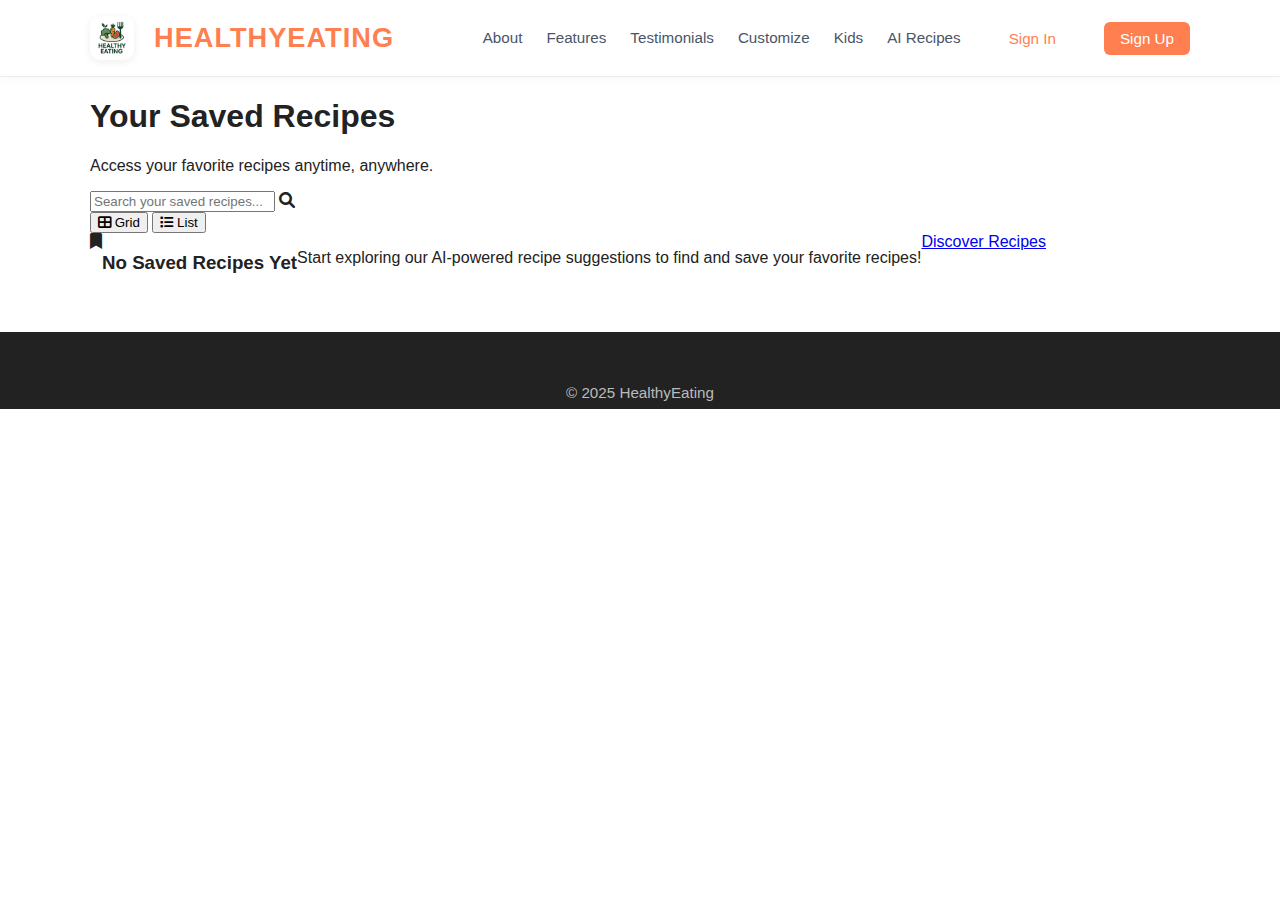
<file: saved-recipes.html>
<!DOCTYPE html>
<html lang="en">
<head>
    <meta charset="UTF-8">
    <meta name="viewport" content="width=device-width, initial-scale=1.0">
    <title>Saved Recipes - HealthyEating</title>
    <link rel="stylesheet" href="https://cdnjs.cloudflare.com/ajax/libs/font-awesome/6.0.0/css/all.min.css">
    <link rel="stylesheet" href="styles.css">
</head>
<body>
    <header class="main-header">
        <div class="container header-flex">
            <div class="logo">
                <a href="index.html">
                    <img src="image/Healthyeating-logo.png" alt="Healthy Eating Logo" class="logo-img"> 
                    <span>HEALTHYEATING</span>
                </a>
            </div>            
            <nav>
                <a href="index.html#about" class="nav-link">About</a>
                <a href="index.html#features" class="nav-link">Features</a>
                <a href="index.html#testimonial" class="nav-link">Testimonials</a>
                <a href="index.html#customize" class="nav-link">Customize</a>
                <a href="index.html#kids" class="nav-link">Kids</a>
                <a href="ai-recipes.html" class="nav-link">AI Recipes</a>
                <a href="login.html" class="nav-link sign-in" id="sign-in-btn">Sign In</a>
                <a href="signup.html" class="nav-link sign-up" id="sign-up-btn">Sign Up</a>
            </nav>
        </div>
    </header>

    <main class="saved-recipes-page">
        <section class="hero-section">
            <div class="container">
                <h1>Your Saved Recipes</h1>
                <p class="subtitle">Access your favorite recipes anytime, anywhere.</p>
            </div>
        </section>

        <section class="saved-recipes-section">
            <div class="container">
                <div class="saved-recipes-controls">
                    <div class="search-box">
                        <input type="text" id="search-saved" placeholder="Search your saved recipes...">
                        <i class="fas fa-search"></i>
                    </div>
                    <div class="view-options">
                        <button class="view-btn active" data-view="grid">
                            <i class="fas fa-th-large"></i> Grid
                        </button>
                        <button class="view-btn" data-view="list">
                            <i class="fas fa-list"></i> List
                        </button>
                    </div>
                </div>
                
                <div class="saved-recipes-grid" id="saved-recipes-container">
                    <!-- Will be populated by JavaScript -->
                </div>

                <div id="no-saved-recipes" class="no-saved-recipes" style="display: none;">
                    <i class="fas fa-bookmark"></i>
                    <h3>No Saved Recipes Yet</h3>
                    <p>Start exploring our AI-powered recipe suggestions to find and save your favorite recipes!</p>
                    <a href="ai-recipes.html" class="cta-button">Discover Recipes</a>
                </div>
            </div>
        </section>
    </main>

    <footer>
        <div class="container copyright">
            &copy; 2025 HealthyEating
        </div>
    </footer>

    <script src="ai-suggestions.js"></script>
    <script src="saved-recipes.js"></script>
</body>
</html>
</file>
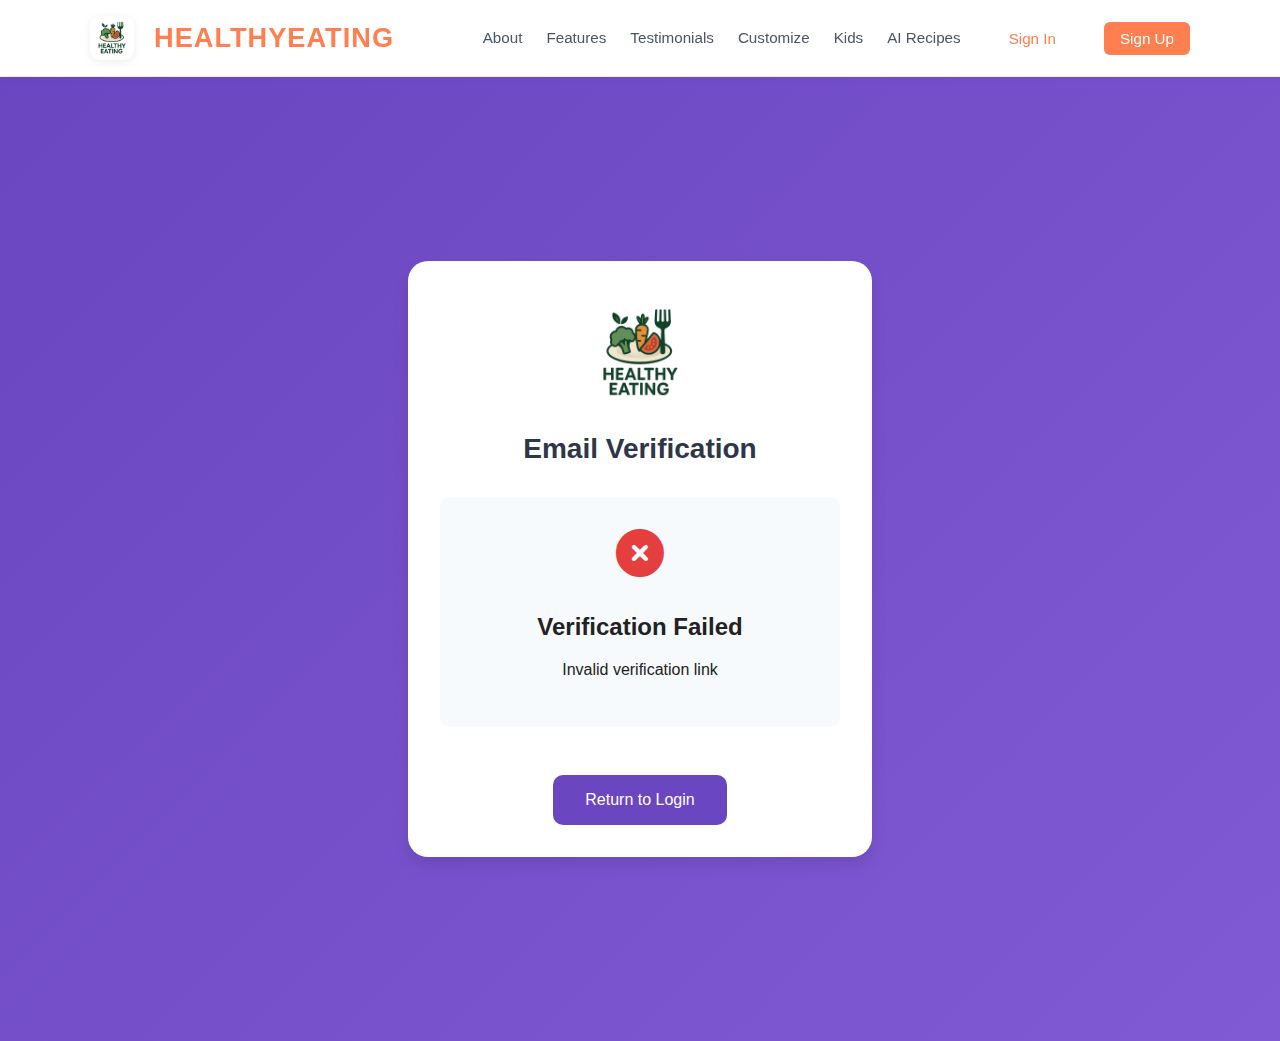
<file: verify-email.html>
<!DOCTYPE html>
<html lang="en">
<head>
    <meta charset="UTF-8">
    <meta name="viewport" content="width=device-width, initial-scale=1.0">
    <title>Verify Email - HealthyEating</title>
    <link rel="stylesheet" href="https://cdnjs.cloudflare.com/ajax/libs/font-awesome/6.0.0/css/all.min.css">
    <link rel="stylesheet" href="styles.css">
    <style>
        .verify-page {
            min-height: 100vh;
            background: linear-gradient(135deg, #6b46c1, #805ad5);
            display: flex;
            align-items: center;
            justify-content: center;
            padding: 2rem;
        }

        .verify-container {
            background: white;
            border-radius: 20px;
            box-shadow: 0 8px 16px rgba(0, 0, 0, 0.1);
            width: 100%;
            max-width: 400px;
            padding: 2rem;
            text-align: center;
        }

        .verify-header img {
            width: 120px;
            margin-bottom: 1rem;
        }

        .verify-header h1 {
            color: #2d3748;
            font-size: 1.75rem;
            margin: 0 0 1rem;
        }

        .verification-status {
            margin: 2rem 0;
            padding: 2rem;
            border-radius: 10px;
            background: #f7fafc;
        }

        .verification-status i {
            font-size: 3rem;
            margin-bottom: 1rem;
        }

        .verification-status.success i {
            color: #48bb78;
        }

        .verification-status.error i {
            color: #e53e3e;
        }

        .verification-status.pending i {
            color: #ed8936;
        }

        .action-button {
            background: #6b46c1;
            color: white;
            border: none;
            padding: 1rem 2rem;
            border-radius: 10px;
            font-size: 1rem;
            cursor: pointer;
            transition: all 0.3s ease;
            text-decoration: none;
            display: inline-block;
            margin-top: 1rem;
        }

        .action-button:hover {
            background: #553c9a;
            transform: translateY(-1px);
        }
    </style>
</head>
<body>
    <header class="main-header">
        <div class="container header-flex">
            <div class="logo">
                <a href="index.html">
                    <img src="image/Healthyeating-logo.png" alt="Healthy Eating Logo" class="logo-img"> 
                    <span>HEALTHYEATING</span>
                </a>
            </div>            
            <nav>
                <a href="index.html#about" class="nav-link">About</a>
                <a href="index.html#features" class="nav-link">Features</a>
                <a href="index.html#testimonial" class="nav-link">Testimonials</a>
                <a href="index.html#customize" class="nav-link">Customize</a>
                <a href="index.html#kids" class="nav-link">Kids</a>
                <a href="ai-recipes.html" class="nav-link">AI Recipes</a>
                <a href="login.html" class="nav-link sign-in" id="sign-in-btn">Sign In</a>
                <a href="signup.html" class="nav-link sign-up" id="sign-up-btn">Sign Up</a>
            </nav>
        </div>
    </header>
    <div class="verify-page">
        <div class="verify-container">
            <div class="verify-header">
                <img src="image/Healthyeating-logo.png" alt="HealthyEating Logo">
                <h1>Email Verification</h1>
            </div>
            
            <div id="verification-status" class="verification-status pending">
                <i class="fas fa-spinner fa-spin"></i>
                <h2>Verifying your email...</h2>
                <p>Please wait while we verify your email address.</p>
            </div>
            
            <a href="login.html" class="action-button" style="display: none;">
                Return to Login
            </a>
        </div>
    </div>

    <script type="module" src="verify-email.js"></script>
</body>
</html>
</file>
<file: styles.css>
body {
    font-family: 'Segoe UI', Arial, sans-serif;
    margin: 0;
    background: #fff;
    color: #222;
}
.container {
    width: 90%;
    max-width: 1100px;
    margin: 0 auto;
}
/* Header Styles */
.main-header {
    background: #fff;
    border-bottom: 1px solid #eee;
    padding: 0;
    box-shadow: 0 2px 8px rgba(0,0,0,0.03);
    position: sticky;
    top: 0;
    z-index: 1000;
    width: 100%;
}

.header-flex {
    display: flex;
    align-items: center;
    justify-content: space-between;
    padding: 1rem 0;
}

.logo {
    display: flex;
    align-items: center;
    gap: 0.5rem;
}

.logo a {
    display: flex;
    align-items: center;
    gap: 0.5rem;
    text-decoration: none;
    color: inherit;
}

.logo span {
    font-weight: bold;
    color: #ff7f50;
    font-size: 1.7em;
    letter-spacing: 1px;
}

.logo-img {
    height: 44px;
    margin-right: 12px;
    border-radius: 10px;
    box-shadow: 0 2px 8px rgba(0,0,0,0.07);
    transition: transform 0.3s ease;
}

.logo:hover .logo-img {
    transform: scale(1.1) rotate(-5deg);
}

nav {
    display: flex;
    align-items: center;
    gap: 1.5rem;
}

nav a {
    text-decoration: none;
    color: #333;
    font-weight: 500;
    font-size: 1.08em;
    padding: 8px 0;
    border-bottom: 2px solid transparent;
    transition: border 0.2s, color 0.2s;
}
nav a:hover {
    color: #ff7f50;
    border-bottom: 2px solid #ff7f50;
}
.header-actions {
    display: flex;
    align-items: center;
}
.header-actions input {
    padding: 7px 12px;
    border: 1px solid #ddd;
    border-radius: 4px;
    margin-right: 10px;
    font-size: 1em;
}
.sign-in, .sign-up {
    background: none;
    border: none;
    margin-left: 8px;
    font-weight: 500;
    cursor: pointer;
    font-size: 1em;
    padding: 7px 16px;
    border-radius: 4px;
    transition: background 0.2s, color 0.2s;
}
.sign-up {
    color: #fff;
    background: #ff7f50;
}
.sign-in:hover, .sign-up:hover {
    background: #ffe3d6;
    color: #ff7f50;
}
.hero {
    background: linear-gradient(90deg, #fff 60%, #f9f9f9 100%);
    padding: 56px 0 40px 0;
}
.hero-flex {
    display: flex;
    flex-wrap: wrap;
    align-items: center;
    justify-content: space-between;
    gap: 32px;
}
.hero-text {
    flex: 1 1 350px;
    max-width: 500px;
}
.hero-text h1 {
    font-size: 2.5em;
    margin-bottom: 10px;
    color: #222;
}
.hero-sub {
    color: #666;
    font-size: 1.2em;
    margin-bottom: 22px;
}
.app-buttons a {
    display: inline-block;
    margin-right: 10px;
    background: #222;
    color: #fff;
    padding: 7px 16px;
    border-radius: 4px;
    text-decoration: none;
    font-size: 0.95em;
    margin-bottom: 10px;
}
.cta {
    background: #ff7f50;
    color: #fff;
    border: none;
    border-radius: 4px;
    padding: 12px 28px;
    font-size: 1.1em;
    margin-top: 18px;
    cursor: pointer;
    font-weight: 600;
    box-shadow: 0 2px 8px rgba(255,127,80,0.08);
    transition: all 0.3s ease;
    position: relative;
    overflow: hidden;
}
.cta:hover {
    background: #ff9f73;
    transform: translateY(-2px);
    box-shadow: 0 4px 12px rgba(255,127,80,0.15);
}
.cta:active {
    transform: translateY(0);
}
.cta.loading {
    pointer-events: none;
    opacity: 0.8;
}
.cta.loading::after {
    content: '';
    position: absolute;
    width: 20px;
    height: 20px;
    border: 2px solid transparent;
    border-top-color: #ffffff;
    border-radius: 50%;
    animation: button-loading 0.8s linear infinite;
    right: 10px;
    top: calc(50% - 10px);
}
@keyframes button-loading {
    from { transform: rotate(0deg); }
    to { transform: rotate(360deg); }
}
.hero-image {
    flex: 1 1 320px;
    text-align: right;
}
.hero-image img {
    max-width: 370px;
    border-radius: 18px;
    box-shadow: 0 4px 32px rgba(0,0,0,0.10);
    transition: transform 0.3s ease, filter 0.3s ease;
    will-change: transform;
}
.about {
    background: #fff;
    padding: 48px 0 32px 0;
}
.about-flex {
    display: flex;
    align-items: center;
    justify-content: center;
    gap: 48px;
    flex-wrap: wrap;
}
.about-img img {
    max-width: 220px;
    border-radius: 18px;
    box-shadow: 0 4px 16px rgba(0,0,0,0.08);
    transition: transform 0.3s ease, filter 0.3s ease;
    will-change: transform;
}
.about-text {
    max-width: 600px;
}
.about-text h2 {
    font-size: 2em;
    margin-bottom: 10px;
    color: #222;
}
.lifehacker-badge {
    display: inline-block;
    background: #e0f7fa;
    color: #00796b;
    padding: 6px 18px;
    border-radius: 14px;
    font-weight: 600;
    margin-top: 16px;
    font-size: 1.1em;
}
.features {
    background: #f7fafd;
    padding: 48px 0;
}
.features-flex {
    display: flex;
    flex-wrap: wrap;
    align-items: center;
    justify-content: space-between;
    gap: 48px;
}
.features-text {
    flex: 1 1 350px;
    max-width: 500px;
}
.features-text h2 {
    font-size: 2em;
    margin-bottom: 10px;
    color: #222;
}
.feature-list {
    list-style: none;
    padding: 0;
    margin: 0 0 18px 0;
}
.feature-list li {
    margin-bottom: 10px;
    padding-left: 24px;
    position: relative;
    font-size: 1.08em;
}
.feature-list li:before {
    content: '\2713';
    color: #ff7f50;
    position: absolute;
    left: 0;
    font-size: 1.1em;
}
.features-image {
    flex: 1 1 200px;
    text-align: right;
}
.features-image img {
    max-width: 110px;
    border-radius: 16px;
    box-shadow: 0 2px 12px rgba(0,0,0,0.07);
    margin-bottom: 8px;
    transition: transform 0.3s ease, filter 0.3s ease;
    will-change: transform;
}
.testimonial {
    background: #fff;
    padding: 48px 0;
}
.testimonial-flex {
    display: flex;
    align-items: center;
    justify-content: center;
    gap: 48px;
    flex-wrap: wrap;
}
.testimonial-img img {
    max-width: 180px;
    border-radius: 18px;
    box-shadow: 0 4px 16px rgba(0,0,0,0.08);
    transition: transform 0.3s ease, filter 0.3s ease;
    will-change: transform;
}
.testimonial-text {
    max-width: 600px;
}
.testimonial-text h2 {
    font-size: 2em;
    margin-bottom: 10px;
    color: #222;
}
.testimonial blockquote {
    font-style: italic;
    color: #444;
    margin: 0 auto;
    max-width: 600px;
    position: relative;
    background: #f7fafd;
    border-left: 4px solid #ff7f50;
    padding: 18px 24px;
    border-radius: 10px;
    margin-top: 10px;
}
.testimonial span {
    display: block;
    margin-top: 10px;
    color: #888;
    font-size: 0.98em;
}
.customize {
    background: #f9fbe7;
    padding: 48px 0;
}
.customize-flex {
    display: flex;
    flex-wrap: wrap;
    align-items: center;
    justify-content: space-between;
    gap: 48px;
}
.customize-image {
    flex: 1 1 200px;
}
.customize-image img {
    max-width: 120px;
    border-radius: 16px;
    box-shadow: 0 2px 12px rgba(0,0,0,0.07);
    margin-bottom: 8px;
    transition: transform 0.3s ease, filter 0.3s ease;
    will-change: transform;
}
.customize-text {
    flex: 1 1 350px;
    max-width: 500px;
}
.customize-text h2 {
    font-size: 2em;
    margin-bottom: 10px;
    color: #222;
}
.kids {
    background: #fff;
    padding: 48px 0;
}
.kids-flex {
    display: flex;
    align-items: center;
    justify-content: center;
    gap: 48px;
    flex-wrap: wrap;
}
.kids-img img {
    max-width: 180px;
    border-radius: 18px;
    box-shadow: 0 4px 16px rgba(0,0,0,0.08);
    transition: transform 0.3s ease, filter 0.3s ease;
    will-change: transform;
}
.kids-text {
    max-width: 600px;
}
.kids-text h2 {
    font-size: 2em;
    margin-bottom: 10px;
    color: #222;
}
.kids blockquote {
    font-style: italic;
    color: #444;
    margin: 0 auto;
    max-width: 600px;
    position: relative;
    background: #f9fbe7;
    border-left: 4px solid #ff7f50;
    padding: 18px 24px;
    border-radius: 10px;
    margin-top: 10px;
}
.kids span {
    display: block;
    margin-top: 10px;
    color: #888;
    font-size: 0.98em;
}
.popup {
    display: none;
    position: fixed;
    top: 0; left: 0; right: 0; bottom: 0;
    background: rgba(0,0,0,0.4);
    z-index: 1000;
    align-items: center;
    justify-content: center;
}
.popup.active {
    display: flex;
}
.popup-content {
    background: #fff;
    padding: 32px 28px 24px 28px;
    border-radius: 16px;
    box-shadow: 0 8px 32px rgba(0,0,0,0.18);
    max-width: 340px;
    text-align: center;
    position: relative;
}
.close-popup {
    position: absolute;
    top: 10px;
    right: 14px;
    background: none;
    border: none;
    font-size: 1.5em;
    color: #888;
    cursor: pointer;
}
footer {
    background: #222;
    color: #fff;
    padding: 40px 0 0 0;
    margin-top: 40px;
}
.footer-flex {
    display: flex;
    justify-content: space-between;
    flex-wrap: wrap;
    padding-bottom: 16px;
}
.footer-flex h5 {
    margin: 8px 0;
    font-size: 1em;
    font-weight: 500;
}
.footer-social {
    display: flex;
    align-items: center;
    gap: 18px;
    margin-top: 10px;
}
.footer-social a {
    display: flex;
    align-items: center;
    justify-content: center;
    background: #fff;
    border-radius: 50%;
    padding: 4px;
    transition: background 0.2s;
    box-shadow: 0 1px 4px rgba(0,0,0,0.04);
}
.social-icon {
    width: 36px;
    height: 36px;
    border-radius: 50%;
    box-shadow: 0 2px 8px rgba(0,0,0,0.10);
    transition: transform 0.2s, box-shadow 0.2s, filter 0.2s;
    background: #fff;
    object-fit: cover;
    border: 2px solid #f7fafd;
}
.footer-social a:hover .social-icon {
    transform: scale(1.13) rotate(-8deg);
    box-shadow: 0 4px 16px rgba(255,127,80,0.18);
    filter: brightness(1.1) saturate(1.2);
    border-color: #ff7f50;
}
.social-icon {
    width: 32px;
    height: 32px;
    margin-right: 12px;
    border-radius: 50%;
    box-shadow: 0 2px 8px rgba(0,0,0,0.08);
    transition: transform 0.2s, box-shadow 0.2s;
    vertical-align: middle;
    background: #fff;
    object-fit: cover;
}
.social-icon:last-child {
    margin-right: 0;
}
.footer-social a:hover .social-icon {
    transform: scale(1.12) rotate(-6deg);
    box-shadow: 0 4px 16px rgba(255,127,80,0.18);
}
.copyright {
    text-align: center;
    color: #bbb;
    font-size: 0.95em;
    padding: 12px 0 8px 0;
}
.modal-bg {
    display: none;
    position: fixed;
    top: 0;
    left: 0;
    width: 100%;
    height: 100%;
    background: rgba(0, 0, 0, 0.5);
    justify-content: center;
    align-items: center;
    z-index: 1000;
}
.modal-content {
    background: white;
    padding: 2rem;
    border-radius: 8px;
    width: 90%;
    max-width: 400px;
    position: relative;
    box-shadow: 0 4px 6px rgba(0, 0, 0, 0.1);
}
.close-modal {
    position: absolute;
    top: 1rem;
    right: 1rem;
    background: none;
    border: none;
    font-size: 1.5rem;
    cursor: pointer;
    color: var(--text-light);
}
.modal-content h3 {
    margin-bottom: 1.5rem;
    color: var(--text-color);
    font-size: 1.5rem;
}
.modal-content input {
    width: 100%;
    padding: 0.8rem;
    margin-bottom: 1rem;
    border: 1px solid #ddd;
    border-radius: 4px;
    font-size: 1rem;
}
.modal-content input:focus {
    outline: none;
    border-color: var(--primary-color);
}
.modal-content .cta {
    width: 100%;
    padding: 0.8rem;
    background: var(--primary-color);
    color: white;
    border: none;
    border-radius: 4px;
    font-size: 1rem;
    cursor: pointer;
    transition: background 0.3s ease;
}
.modal-content .cta:hover {
    background: var(--primary-dark);
}
.auth-error {
    color: #dc3545;
    font-size: 0.9rem;
    margin-bottom: 1rem;
    padding: 0.5rem;
    background: #fde8e8;
    border-radius: 4px;
    text-align: center;
}
.user-info {
    display: flex;
    align-items: center;
    gap: 1rem;
}
.user-email {
    color: #4a5568;
    margin-right: 1rem;
}
.logout-btn {
    background: #e53e3e;
    color: white;
    border: none;
    padding: 0.5rem 1rem;
    border-radius: 5px;
    cursor: pointer;
    transition: all 0.3s ease;
}
.logout-btn:hover {
    background: #c53030;
}
.products {
    background: #f7fafd;
    padding: 48px 0;
}
.products h2 {
    font-size: 2em;
    margin-bottom: 24px;
    color: #222;
    text-align: center;
}
.product-list {
    display: flex;
    flex-wrap: wrap;
    gap: 32px;
    justify-content: center;
}
.product-card {
    background: #fff;
    border-radius: 16px;
    box-shadow: 0 2px 12px rgba(0,0,0,0.07);
    padding: 20px 18px 18px 18px;
    max-width: 260px;
    min-width: 220px;
    display: flex;
    flex-direction: column;
    align-items: center;
    transition: box-shadow 0.2s;
}
.product-card:hover {
    box-shadow: 0 6px 24px rgba(255,127,80,0.13);
}
.product-card img {
    max-width: 120px;
    border-radius: 12px;
    margin-bottom: 14px;
    box-shadow: 0 2px 8px rgba(0,0,0,0.06);
}
.product-title {
    font-size: 1.15em;
    font-weight: 600;
    margin-bottom: 8px;
    color: #222;
    text-align: center;
}
.product-desc {
    font-size: 0.98em;
    color: #555;
    margin-bottom: 12px;
    text-align: center;
}
.product-price {
    font-size: 1.08em;
    color: #ff7f50;
    font-weight: 600;
    margin-bottom: 10px;
}
.product-btn {
    background: #ff7f50;
    color: #fff;
    border: none;
    border-radius: 4px;
    padding: 8px 18px;
    font-size: 1em;
    cursor: pointer;
    font-weight: 500;
    transition: background 0.2s;
}
.product-btn:hover {
    background: #ff9f73;
}
.signup-bg {
    background: linear-gradient(120deg, #f7fafd 60%, #fff 100%);
    min-height: 100vh;
    font-family: 'Segoe UI', Arial, sans-serif;
}
.signup-container {
    max-width: 400px;
    margin: 60px auto 40px auto;
    background: #fff;
    border-radius: 16px;
    box-shadow: 0 4px 24px rgba(0,0,0,0.08);
    padding: 32px 28px 24px 28px;
    display: flex;
    flex-direction: column;
    align-items: center;
}
.signup-logo img {
    height: 48px;
    border-radius: 10px;
    box-shadow: 0 2px 8px rgba(0,0,0,0.07);
    margin-bottom: 8px;
}
.signup-title {
    text-align: center;
    margin-bottom: 18px;
    color: #222;
    font-family: 'Segoe UI', Arial, sans-serif;
    letter-spacing: 1px;
}
.social-signup {
    display: flex;
    flex-direction: column;
    gap: 12px;
    margin-bottom: 18px;
    width: 100%;
}
.social-btn {
    display: flex;
    align-items: center;
    justify-content: center;
    gap: 10px;
    background: #f7fafd;
    border: 1px solid #eee;
    border-radius: 6px;
    padding: 10px 0;
    font-size: 1.05em;
    font-weight: 500;
    cursor: pointer;
    transition: background 0.2s, box-shadow 0.2s;
    width: 100%;
}
.social-btn img {
    width: 24px;
    height: 24px;
    border-radius: 50%;
}
.social-btn.google { color: #444; }
.social-btn.facebook { color: #1877f3; }
.social-btn:hover {
    background: #e3f2fd;
    box-shadow: 0 2px 8px rgba(0,0,0,0.08);
}
.signup-divider {
    text-align: center;
    color: #aaa;
    margin: 18px 0 12px 0;
    font-size: 0.98em;
    width: 100%;
}
.signup-form {
    width: 100%;
}
.signup-form input {
    width: 100%;
    padding: 12px 14px;
    margin-bottom: 16px;
    border: 1.5px solid #e0e0e0;
    border-radius: 8px;
    font-size: 1.08em;
    background: #f7fafd;
    transition: border 0.2s, box-shadow 0.2s;
    box-shadow: 0 1px 4px rgba(0,0,0,0.04);
}
.signup-form input:focus {
    border: 1.5px solid #ff7f50;
    outline: none;
    background: #fff;
    box-shadow: 0 2px 8px rgba(255,127,80,0.10);
}
.signup-form input::placeholder {
    color: #bdbdbd;
    font-size: 1em;
    letter-spacing: 0.5px;
}
.signup-form button.cta {
    width: 100%;
    margin-top: 10px;
}
.signup-footer {
    text-align: center;
    margin-top: 18px;
    font-size: 0.98em;
}
.signup-footer a {
    color: #ff7f50;
    text-decoration: none;
    font-weight: 600;
}
.signup-footer a:hover {
    text-decoration: underline;
}
/* Registration Page Styles */
.signup-page {
    min-height: 100vh;
    background: linear-gradient(135deg, var(--bg-light) 0%, #ffffff 100%);
    display: flex;
    justify-content: center;
    align-items: center;
    padding: 2rem;
}

.signup-container {
    width: 100%;
    max-width: 480px;
}

.signup-box {
    background: white;
    padding: 2.5rem;
    border-radius: 12px;
    box-shadow: 0 4px 6px rgba(0, 0, 0, 0.1);
}

.logo-link {
    display: flex;
    align-items: center;
    gap: 1rem;
    text-decoration: none;
    margin-bottom: 2rem;
}

.signup-logo {
    width: 48px;
    height: 48px;
    border-radius: 8px;
}

.logo-link h1 {
    color: var(--primary-color);
    font-size: 1.5rem;
    margin: 0;
}

.signup-box h2 {
    color: var(--text-color);
    font-size: 1.75rem;
    margin: 0 0 0.5rem;
}

.signup-subtitle {
    color: var(--text-light);
    margin-bottom: 2rem;
}

.signup-form .form-group {
    margin-bottom: 1.5rem;
}

.signup-form label {
    display: block;
    margin-bottom: 0.5rem;
    color: var(--text-color);
    font-weight: 500;
}

.signup-form input:not([type="checkbox"]) {
    width: 100%;
    padding: 0.8rem;
    border: 1px solid #ddd;
    border-radius: 6px;
    font-size: 1rem;
    transition: border-color 0.3s ease;
}

.signup-form input:focus {
    outline: none;
    border-color: var(--primary-color);
}

.password-input {
    position: relative;
}

.toggle-password {
    position: absolute;
    right: 1rem;
    top: 50%;
    transform: translateY(-50%);
    background: none;
    border: none;
    color: var(--text-light);
    cursor: pointer;
    padding: 0;
}

.password-requirements {
    margin-top: 0.5rem;
    font-size: 0.85rem;
    color: var(--text-light);
}

.password-requirements ul {
    list-style: none;
    padding-left: 0;
    margin-top: 0.25rem;
}

.password-requirements li {
    position: relative;
    padding-left: 1.5rem;
    margin: 0.25rem 0;
}

.password-requirements li:before {
    content: '×';
    position: absolute;
    left: 0;
    color: #dc3545;
}

.password-requirements li.valid:before {
    content: '✓';
    color: #28a745;
}

.form-group.checkbox {
    display: flex;
    align-items: flex-start;
    gap: 0.5rem;
}

.form-group.checkbox input {
    margin-top: 0.25rem;
}

.form-group.checkbox label {
    font-size: 0.9rem;
    margin: 0;
}

.form-group.checkbox a {
    color: var(--primary-color);
    text-decoration: none;
}

.form-group.checkbox a:hover {
    text-decoration: underline;
}

.error-message {
    display: none;
    color: #dc3545;
    font-size: 0.85rem;
    margin-top: 0.25rem;
}

.signup-button {
    width: 100%;
    padding: 1rem;
    background: var(--primary-color);
    color: white;
    border: none;
    border-radius: 6px;
    font-size: 1rem;
    font-weight: 600;
    cursor: pointer;
    transition: background 0.3s ease;
}

.signup-button:hover {
    background: var(--primary-dark);
}

.social-signup {
    margin-top: 2rem;
}

.divider {
    text-align: center;
    position: relative;
    color: var(--text-light);
    margin: 1.5rem 0;
}

.divider:before,
.divider:after {
    content: '';
    position: absolute;
    top: 50%;
    width: calc(50% - 4rem);
    height: 1px;
    background: #ddd;
}

.divider:before {
    left: 0;
}

.divider:after {
    right: 0;
}

.social-buttons {
    display: grid;
    grid-template-columns: 1fr 1fr;
    gap: 1rem;
}

.social-btn {
    display: flex;
    align-items: center;
    justify-content: center;
    gap: 0.5rem;
    padding: 0.8rem;
    border: 1px solid #ddd;
    border-radius: 6px;
    background: white;
    cursor: pointer;
    transition: all 0.3s ease;
}

.social-btn:hover {
    background: var(--bg-light);
    border-color: #ccc;
}

.social-btn img {
    width: 20px;
    height: 20px;
}

.signin-link {
    text-align: center;
    margin-top: 2rem;
    color: var(--text-light);
}

.signin-link a {
    color: var(--primary-color);
    text-decoration: none;
}

.signin-link a:hover {
    text-decoration: underline;
}

/* Navigation Styles */
nav {
    display: flex;
    align-items: center;
    gap: 1.5rem;
}

.nav-link {
    color: #4a5568;
    text-decoration: none;
    font-size: 0.95rem;
    transition: color 0.3s ease;
}

.nav-link:hover {
    color: #6b46c1;
}

.nav-link.sign-in {
    color: #ff7f50;
    font-weight: 500;
}

.nav-link.sign-up {
    background: #ff7f50;
    color: white;
    padding: 0.5rem 1rem;
    border-radius: 6px;
    font-weight: 500;
}

.nav-link.sign-up:hover {
    background: #ff9f73;
    color: white;
}

/* Header layout */
.header-flex {
    display: flex;
    align-items: center;
    justify-content: space-between;
    padding: 1rem 0;
}

.logo {
    display: flex;
    align-items: center;
    gap: 0.5rem;
}

/* Recipe Search Section Styles */
.section-title {
    text-align: center;
    margin-bottom: 2rem;
    color: var(--text-color);
}

.search-wrapper {
    max-width: 800px;
    margin: 0 auto 2rem;
}

.search-form {
    background: white;
    padding: 1.5rem;
    border-radius: 12px;
    box-shadow: 0 2px 8px rgba(0,0,0,0.1);
}

.search-input-group {
    display: flex;
    gap: 1rem;
    margin-bottom: 1rem;
    padding-top: 1rem;
}

.search-field {
    flex: 1;
    position: relative;
}

.search-icon {
    position: absolute;
    right: 1.2rem;
    top: 50%;
    transform: translateY(-50%);
    color: #ff7f50;
    font-size: 1.3rem;
    transition: color 0.3s ease;
}

.search-input {
    width: 100%;
    padding: 1rem 3.5rem 1rem 1.5rem;
    border: 2px solid #dcdcdc;
    border-radius: 15px;
    font-size: 1.2rem;
    transition: all 0.3s ease;
    background: #f8f8f8;
    box-sizing: border-box;
    height: 3.2rem;
    line-height: 1;
    margin: 0;
    vertical-align: middle;
    -webkit-appearance: none;
    -moz-appearance: none;
    appearance: none;
}

#recipe-search-input:focus {
    outline: none;
    border-color: var(--primary-color);
    box-shadow: 0 0 0 2px rgba(46, 204, 113, 0.1);
}

.search-submit {
    padding: 1rem 3.5rem;
    background: #ff7f50;
    color: white;
    border: none;
    border-radius: 15px;
    font-size: 1.2rem;
    font-weight: 600;
    cursor: pointer;
    transition: all 0.3s ease;
    display: flex;
    align-items: center;
    justify-content: center;
    gap: 1rem;
    box-shadow: 0 8px 25px rgba(255, 127, 80, 0.35);
    box-sizing: border-box;
    height: 3.2rem;
    line-height: 1;
    margin: 0;
    vertical-align: middle;
    flex-shrink: 0;
    -webkit-appearance: none;
    -moz-appearance: none;
    appearance: none;
}

.search-submit:hover {
    background: #ff9f73;
    transform: translateY(-4px);
    box-shadow: 0 10px 30px rgba(255, 127, 80, 0.45);
}

.search-submit:active {
    transform: translateY(0);
    box-shadow: 0 5px 20px rgba(255, 127, 80, 0.3);
}

.search-filters {
    display: flex;
    gap: 1rem;
}

.search-filters select {
    flex: 1;
    padding: 0.8rem;
    border: 1px solid #ddd;
    border-radius: 8px;
    background: white;
    color: var(--text-color);
    cursor: pointer;
}

.recipes-grid {
    display: grid;
    grid-template-columns: repeat(auto-fill, minmax(280px, 1fr));
    gap: 2rem;
    margin: 2rem 0;
}

.recipe-card {
    background: white;
    border-radius: 12px;
    overflow: hidden;
    box-shadow: 0 2px 8px rgba(0,0,0,0.1);
    transition: transform 0.3s ease, box-shadow 0.3s ease;
}

.recipe-card:hover {
    transform: translateY(-4px);
    box-shadow: 0 4px 12px rgba(0,0,0,0.15);
}

.recipe-card-image {
    position: relative;
    aspect-ratio: 16/9;
    overflow: hidden;
}

.recipe-card-image img {
    width: 100%;
    height: 100%;
    object-fit: cover;
    transition: transform 0.3s ease;
}

.recipe-card:hover .recipe-card-image img {
    transform: scale(1.05);
}

.recipe-time {
    position: absolute;
    top: 1rem;
    right: 1rem;
    background: rgba(0,0,0,0.7);
    color: white;
    padding: 0.4rem 0.8rem;
    border-radius: 20px;
    font-size: 0.85rem;
    display: flex;
    align-items: center;
    gap: 0.4rem;
}

.recipe-card-content {
    padding: 1.5rem;
}

.recipe-title {
    font-size: 1.1rem;
    margin: 0 0 1rem;
    color: var(--text-color);
    display: -webkit-box;
    -webkit-line-clamp: 2;
    line-clamp: 2;
    -webkit-box-orient: vertical;
    overflow: hidden;
}

.recipe-meta {
    display: flex;
    justify-content: space-between;
    margin-bottom: 1rem;
    color: var(--text-light);
    font-size: 0.9rem;
}

.recipe-rating, .recipe-servings {
    display: flex;
    align-items: center;
    gap: 0.4rem;
}

.recipe-tags {
    display: flex;
    flex-wrap: wrap;
    gap: 0.5rem;
    margin-bottom: 1rem;
}

.recipe-tag {
    background: var(--bg-light);
    color: var(--text-color);
    padding: 0.3rem 0.8rem;
    border-radius: 16px;
    font-size: 0.85rem;
}

.view-recipe-btn {
    width: 100%;
    padding: 0.8rem;
    background: var(--primary-color);
    color: white;
    border: none;
    border-radius: 6px;
    font-weight: 500;
    cursor: pointer;
    transition: background 0.3s ease;
}

.view-recipe-btn:hover {
    background: #ff9f73;
}

.load-more-wrapper {
    text-align: center;
    margin: 2rem 0;
}

.load-more-btn {
    padding: 1rem 2rem;
    background: white;
    border: 2px solid var(--primary-color);
    color: var(--primary-color);
    border-radius: 8px;
    font-weight: 500;
    cursor: pointer;
    transition: all 0.3s ease;
}

.load-more-btn:hover {
    background: var(--primary-color);
    color: white;
}

.load-more-btn:disabled {
    background: #eee;
    border-color: #ddd;
    color: #999;
    cursor: not-allowed;
}

.loading-spinner {
    display: flex;
    align-items: center;
    justify-content: center;
    gap: 1.2rem;
    color: #666;
    font-size: 1.3rem;
    padding: 2.5rem;
}

.loading-spinner i {
    font-size: 2.2rem;
    color: #ff7f50;
    animation: spin 1s linear infinite;
}

@keyframes spin {
    0% { transform: rotate(0deg); }
    100% { transform: rotate(360deg); }
}

.search-status {
    text-align: center;
    margin: 1rem 0;
}

.loading, .error-message, .status-message {
    padding: 1rem;
    border-radius: 8px;
    background: white;
    display: inline-flex;
    align-items: center;
    gap: 0.5rem;
}

.error-message {
    color: #dc3545;
    background: #fde8e8;
}

.status-message {
    color: var(--text-color);
    background: var(--bg-light);
}

/* Meal Planner Section */
.meal-planner {
    padding: 40px 0;
    background: #f9f9f9;
}

.planner-controls {
    display: flex;
    justify-content: center;
    align-items: center;
    gap: 16px;
    margin-bottom: 24px;
}

.week-nav {
    background: none;
    border: none;
    font-size: 1.2em;
    color: #666;
    padding: 8px;
    border-radius: 50%;
    cursor: pointer;
    transition: all 0.2s;
}

.week-nav:hover {
    background: #f0f0f0;
    color: #ff7f50;
}

.week-display {
    font-size: 1.2em;
    font-weight: 500;
    color: #444;
    min-width: 200px;
    text-align: center;
}

.planner-wrapper {
    display: grid;
    grid-template-columns: 2fr 1fr;
    gap: 24px;
    margin-bottom: 24px;
}

/* Planner Grid */
.planner-grid {
    display: grid;
    grid-template-columns: repeat(7, 1fr);
    gap: 8px;
    background: #fff;
    padding: 16px;
    border-radius: 12px;
    box-shadow: 0 2px 8px rgba(0,0,0,0.1);
}

.day-column {
    display: flex;
    flex-direction: column;
    gap: 8px;
}

.day-header {
    text-align: center;
    padding: 8px;
    font-weight: 500;
    color: #444;
    background: #f5f5f5;
    border-radius: 6px;
}

.meal-cell {
    min-height: 100px;
    padding: 12px;
    border: 2px dashed #e0e0e0;
    border-radius: 8px;
    transition: all 0.2s;
}

.meal-cell.drag-over {
    border-color: #ff7f50;
    background: #fff5f0;
    transform: scale(1.02);
}

.meal-cell-label {
    color: #888;
    font-size: 0.9em;
    display: flex;
    align-items: center;
    gap: 6px;
    margin-bottom: 8px;
}

.planned-meal {
    background: #fff;
    border-radius: 6px;
    box-shadow: 0 2px 4px rgba(0,0,0,0.05);
    overflow: hidden;
    position: relative;
}

.meal-cell-content {
    display: flex;
    align-items: center;
    gap: 10px;
    padding: 8px;
}

.meal-thumbnail {
    width: 40px;
    height: 40px;
    border-radius: 4px;
    object-fit: cover;
}

.meal-info {
    flex: 1;
    min-width: 0;
}

.meal-name {
    display: block;
    font-weight: 500;
    font-size: 0.9em;
    color: #333;
    white-space: nowrap;
    overflow: hidden;
    text-overflow: ellipsis;
}

.meal-calories {
    font-size: 0.8em;
    color: #666;
}

.remove-meal {
    position: absolute;
    top: 4px;
    right: 4px;
    background: none;
    border: none;
    color: #999;
    padding: 4px;
    cursor: pointer;
    opacity: 0;
    transition: opacity 0.2s;
}

.planned-meal:hover .remove-meal {
    opacity: 1;
}

/* Meal Suggestions */
.meal-suggestions {
    background: #fff;
    padding: 20px;
    border-radius: 12px;
    box-shadow: 0 2px 8px rgba(0,0,0,0.1);
}

.meal-category {
    margin-bottom: 24px;
}

.meal-type-header {
    display: flex;
    align-items: center;
    gap: 8px;
    margin-bottom: 12px;
    color: #444;
    font-size: 1.1em;
}

.meal-type-header i {
    color: #ff7f50;
}

.meal-cards {
    display: grid;
    grid-template-columns: repeat(auto-fill, minmax(200px, 1fr));
    gap: 16px;
}

/* Meal Card */
.meal-card {
    background: #fff;
    border-radius: 12px;
    overflow: hidden;
    box-shadow: 0 2px 8px rgba(0,0,0,0.1);
    transition: all 0.2s;
    cursor: grab;
}

.meal-card:hover {
    transform: translateY(-4px);
    box-shadow: 0 4px 12px rgba(0,0,0,0.15);
}

.meal-card.dragging {
    opacity: 0.6;
    cursor: grabbing;
    transform: scale(1.02);
    box-shadow: 0 8px 16px rgba(0,0,0,0.2);
}

.meal-card-image {
    height: 160px;
    overflow: hidden;
    position: relative;
}

.meal-card-image img {
    width: 100%;
    height: 100%;
    object-fit: cover;
    transition: transform 0.3s;
}

.meal-card:hover .meal-card-image img {
    transform: scale(1.05);
}

.meal-card-content {
    padding: 16px;
}

.meal-card-header {
    display: flex;
    justify-content: space-between;
    align-items: flex-start;
    margin-bottom: 8px;
}

.meal-card-header h5 {
    margin: 0;
    font-size: 1.1em;
    color: #333;
    flex-grow: 1;
    padding-right: 8px;
}

.favorite-btn {
    background: none;
    border: none;
    padding: 8px;
    cursor: pointer;
    color: #ff7f50;
    transition: transform 0.2s;
}

.favorite-btn:hover {
    transform: scale(1.2);
}

.favorite-btn.active {
    color: #ff4444;
}

/* Feedback Message */
.feedback-message {
    position: fixed;
    bottom: 20px;
    left: 50%;
    transform: translateX(-50%) translateY(100%);
    background: #333;
    color: white;
    padding: 12px 24px;
    border-radius: 6px;
    font-size: 0.9em;
    opacity: 0;
    transition: transform 0.3s, opacity 0.3s;
    z-index: 1000;
}

.feedback-message.show {
    transform: translateX(-50%) translateY(0);
    opacity: 1;
}

/* Planner Actions */
.planner-actions {
    display: flex;
    justify-content: center;
    gap: 12px;
    flex-wrap: wrap;
}

.action-btn {
    display: flex;
    align-items: center;
    gap: 6px;
    padding: 10px 20px;
    border: none;
    border-radius: 6px;
    background: #fff;
    color: #444;
    font-weight: 500;
    cursor: pointer;
    box-shadow: 0 2px 4px rgba(0,0,0,0.05);
    transition: all 0.2s;
}

.action-btn:hover {
    background: #ff7f50;
    color: #fff;
    transform: translateY(-2px);
    box-shadow: 0 4px 8px rgba(0,0,0,0.1);
}

/* Loading and success states */
.signup-button:disabled,
.social-btn:disabled {
    opacity: 0.7;
    cursor: not-allowed;
}

.success-message {
    background-color: #d4edda;
    color: #155724;
    padding: 12px;
    border-radius: 4px;
    margin-bottom: 15px;
    text-align: center;
}

@keyframes spin {
    0% { transform: rotate(0deg); }
    100% { transform: rotate(360deg); }
}

.fa-spin {
    animation: spin 1s linear infinite;
}

/* Password requirement indicators */
.password-requirements {
    font-size: 0.85em;
    color: #666;
    margin-top: 8px;
}

.password-requirements ul {
    list-style: none;
    padding-left: 0;
    margin: 5px 0;
}

.password-requirements li {
    position: relative;
    padding-left: 20px;
    margin: 3px 0;
}

.password-requirements li::before {
    content: '×';
    position: absolute;
    left: 0;
    color: #dc3545;
}

.password-requirements li.valid::before {
    content: '✓';
    color: #28a745;
}

/* Social login buttons hover effects */
.social-btn:hover {
    transform: translateY(-1px);
    box-shadow: 0 2px 8px rgba(0, 0, 0, 0.15);
}

.social-btn:active {
    transform: translateY(0);
    box-shadow: 0 1px 4px rgba(0, 0, 0, 0.1);
}

/* Image Hover Effects */
.hero-image img,
.about-img img,
.features-image img,
.testimonial-img img,
.customize-image img,
.kids-img img,
.meal-card-image img {
    transition: transform 0.3s ease, filter 0.3s ease;
    will-change: transform;
}

.hero-image img:hover,
.about-img img:hover,
.testimonial-img img:hover,
.kids-img img:hover {
    transform: scale(1.05);
    filter: brightness(1.1);
}

.customize-image img:hover {
    transform: scale(1.1) rotate(2deg);
    filter: brightness(1.05) contrast(1.1);
}

.features-image img:hover {
    transform: translateY(-5px);
    filter: drop-shadow(0 5px 15px rgba(0,0,0,0.2));
}

/* Meal card specific hover effects */
.meal-card {
    overflow: hidden;
    position: relative;
}

.meal-card-image {
    position: relative;
    overflow: hidden;
}

.meal-card-image::before {
    content: '';
    position: absolute;
    top: 0;
    left: 0;
    right: 0;
    bottom: 0;
    background: rgba(255, 127, 80, 0.2);
    opacity: 0;
    transition: opacity 0.3s ease;
    z-index: 1;
}

.meal-card:hover .meal-card-image::before {
    opacity: 1;
}

.meal-card:hover .meal-card-image img {
    transform: scale(1.1);
}

/* Social media icons hover effect */
.social-icon {
    transition: transform 0.3s ease, filter 0.3s ease;
}

.social-icon:hover {
    transform: scale(1.15) rotate(5deg);
    filter: brightness(1.2);
}

/* Add image overlay information on hover */
.meal-card {
    position: relative;
}

.meal-info-overlay {
    position: absolute;
    top: 0;
    left: 0;
    right: 0;
    bottom: 0;
    background: rgba(0, 0, 0, 0.7);
    color: white;
    display: flex;
    flex-direction: column;
    justify-content: center;
    align-items: center;
    opacity: 0;
    transition: opacity 0.3s ease;
    pointer-events: none;
    padding: 20px;
    text-align: center;
}

.meal-card:hover .meal-info-overlay {
    opacity: 1;
}

/* Logo hover effect */
.logo-img {
    transition: transform 0.3s ease;
}

.logo:hover .logo-img {
    transform: scale(1.1) rotate(-5deg);
}

/* Video Showcase Section */
.video-showcase {
    padding: 4rem 0;
    background-color: #f9f9f9;
}

.video-grid {
    display: grid;
    grid-template-columns: repeat(auto-fit, minmax(300px, 1fr));
    gap: 2rem;
    margin-top: 2rem;
}

.video-card {
    background: white;
    border-radius: 10px;
    overflow: hidden;
    box-shadow: 0 4px 6px rgba(0, 0, 0, 0.1);
    transition: transform 0.3s ease;
}

.video-card:hover {
    transform: translateY(-5px);
}

.video-card iframe {
    width: 100%;
    aspect-ratio: 16/9;
}

.video-card h3 {
    padding: 1rem;
    margin: 0;
    color: #333;
}

.video-card p {
    padding: 0 1rem 1rem;
    color: #666;
    margin: 0;
}

/* AI Suggestions Styles */
.ai-suggest-btn {
    background: linear-gradient(135deg, #6b46c1, #805ad5);
    color: white;
    border: none;
    padding: 8px 16px;
    border-radius: 6px;
    cursor: pointer;
    display: flex;
    align-items: center;
    gap: 8px;
    margin-left: 16px;
    transition: all 0.3s ease;
}

.ai-suggest-btn:hover {
    transform: translateY(-2px);
    box-shadow: 0 4px 6px rgba(107, 70, 193, 0.2);
}

.ai-preferences-modal {
    position: fixed;
    top: 0;
    left: 0;
    width: 100%;
    height: 100%;
    background: rgba(0, 0, 0, 0.5);
    display: flex;
    justify-content: center;
    align-items: center;
    z-index: 1000;
}

.ai-preferences-modal .modal-content {
    background: white;
    padding: 2rem;
    border-radius: 12px;
    width: 90%;
    max-width: 500px;
    box-shadow: 0 4px 6px rgba(0, 0, 0, 0.1);
}

.ai-preferences-modal .form-group {
    margin-bottom: 1rem;
}

.ai-preferences-modal label {
    display: block;
    margin-bottom: 0.5rem;
    font-weight: 500;
}

.ai-preferences-modal select,
.ai-preferences-modal input {
    width: 100%;
    padding: 8px;
    border: 1px solid #ddd;
    border-radius: 4px;
}

.ai-preferences-modal button {
    background: #6b46c1;
    color: white;
    border: none;
    padding: 12px 24px;
    border-radius: 6px;
    cursor: pointer;
    width: 100%;
    margin-top: 1rem;
}

.ai-preferences-modal button:disabled {
    background: #a0aec0;
    cursor: not-allowed;
}

.meal-item.ai-suggested {
    border-left: 4px solid #6b46c1;
    background-color: #f8f4ff;
}

/* Header Auth Button Styles */
.header-actions a.sign-in,
.header-actions a.sign-up {
    text-decoration: none;
    padding: 0.5rem 1rem;
    border-radius: 5px;
    font-size: 1rem;
    cursor: pointer;
    transition: all 0.3s ease;
    display: inline-block;
    text-align: center;
}

.header-actions a.sign-in {
    color: #6b46c1;
    border: 1px solid #6b46c1;
    margin-right: 1rem;
}

.header-actions a.sign-in:hover {
    background: #6b46c1;
    color: white;
}

.header-actions a.sign-up {
    background: #6b46c1;
    color: white;
    border: 1px solid #6b46c1;
}

.header-actions a.sign-up:hover {
    background: #553c9a;
}

/* Authentication and User Menu Styles */
.user-menu {
    position: relative;
    display: inline-block;
}

.user-menu-button {
    background: none;
    border: none;
    padding: 8px 16px;
    cursor: pointer;
    display: flex;
    align-items: center;
    gap: 8px;
    color: #2d3748;
    font-size: 0.9rem;
}

.user-menu-button i {
    font-size: 1.5rem;
    color: #6b46c1;
}

.user-dropdown {
    position: absolute;
    top: 100%;
    right: 0;
    background: white;
    border-radius: 10px;
    box-shadow: 0 4px 6px rgba(0, 0, 0, 0.1);
    padding: 8px 0;
    min-width: 200px;
    display: none;
    z-index: 1000;
}

.user-dropdown.show {
    display: block;
    animation: fadeIn 0.2s ease;
}

.user-dropdown a,
.user-dropdown button {
    display: flex;
    align-items: center;
    gap: 8px;
    padding: 8px 16px;
    color: #4a5568;
    text-decoration: none;
    width: 100%;
    text-align: left;
    border: none;
    background: none;
    cursor: pointer;
    font-size: 0.9rem;
}

.user-dropdown a:hover,
.user-dropdown button:hover {
    background: #f7fafc;
    color: #6b46c1;
}

.user-dropdown i {
    width: 16px;
}

.logout-button {
    border-top: 1px solid #e2e8f0;
    margin-top: 4px;
    padding-top: 8px;
    color: #e53e3e !important;
}

.logout-button:hover {
    background: #fff5f5 !important;
    color: #c53030 !important;
}

.auth-button {
    padding: 8px 16px;
    border-radius: 8px;
    text-decoration: none;
    font-weight: 500;
    transition: all 0.3s ease;
}

.auth-button:first-child {
    color: #6b46c1;
    margin-right: 8px;
}

.auth-button:last-child {
    background: #6b46c1;
    color: white;
}

.auth-button:last-child:hover {
    background: #553c9a;
}

@keyframes fadeIn {
    from { opacity: 0; transform: translateY(-10px); }
    to { opacity: 1; transform: translateY(0); }
}

/* Navigation styles */
nav {
    display: flex;
    align-items: center;
    gap: 1.5rem;
}

/* Simplified navigation for non-home pages */
.simplified-nav {
    gap: 2rem;
}

.simplified-nav .nav-link {
    font-size: 1.1em;
    padding: 0.5rem 1rem;
    border-radius: 4px;
    transition: all 0.3s ease;
}

.simplified-nav .nav-link:hover {
    background: rgba(255, 127, 80, 0.1);
    color: #ff7f50;
}

/* Keep existing nav styles */
nav a {
    text-decoration: none;
    color: #333;
    font-weight: 500;
    font-size: 1.08em;
    padding: 8px 0;
    border-bottom: 2px solid transparent;
    transition: border 0.2s, color 0.2s;
}
nav a:hover {
    color: #ff7f50;
    border-bottom: 2px solid #ff7f50;
}

/* Meal Planner Styles */
.meal-planning-section,
.meal-plan-display,
.recipe-search-section,
.recipe-details-section {
    margin: 2rem 0;
    padding: 1.5rem;
    background: #fff;
    border-radius: 8px;
    box-shadow: 0 2px 4px rgba(0, 0, 0, 0.1);
}

.form-group {
    margin-bottom: 1rem;
}

.form-group label {
    display: block;
    margin-bottom: 0.5rem;
    font-weight: 600;
}

.form-group input,
.form-group select {
    width: 100%;
    padding: 0.5rem;
    border: 1px solid #ddd;
    border-radius: 4px;
    font-size: 1rem;
}

.btn-primary {
    background-color: #ff7f50;
    color: white;
    padding: 0.75rem 1.5rem;
    border: none;
    border-radius: 4px;
    cursor: pointer;
    font-size: 1rem;
    transition: background-color 0.3s;
}

.btn-primary:hover {
    background-color: #ff9f73;
}

.meal-plan-grid,
.recipe-grid {
    display: grid;
    grid-template-columns: repeat(auto-fill, minmax(250px, 1fr));
    gap: 1.5rem;
    margin-top: 1.5rem;
}

.meal-item,
.recipe-item {
    background: #fff;
    border-radius: 8px;
    overflow: hidden;
    box-shadow: 0 2px 4px rgba(0, 0, 0, 0.1);
    transition: transform 0.3s;
}

.meal-item:hover,
.recipe-item:hover {
    transform: translateY(-5px);
}

.meal-item img,
.recipe-item img {
    width: 100%;
    height: 200px;
    object-fit: cover;
}

.meal-item h3,
.recipe-item h3 {
    padding: 1rem;
    margin: 0;
    font-size: 1.2rem;
}

.meal-item p,
.recipe-item p {
    padding: 0 1rem;
    margin: 0.5rem 0;
    color: #666;
}

.meal-item button,
.recipe-item button {
    width: 100%;
    padding: 0.75rem;
    background: #ff7f50;
    color: white;
    border: none;
    cursor: pointer;
    transition: background-color 0.3s;
}

.meal-item button:hover,
.recipe-item button:hover {
    background: #ff9f73;
}

#recipe-details {
    padding: 2rem;
    background: #fff;
    border-radius: 8px;
    box-shadow: 0 2px 4px rgba(0, 0, 0, 0.1);
}

#recipe-details h2 {
    margin-top: 0;
    color: #333;
}

#recipe-details img {
    max-width: 100%;
    height: auto;
    border-radius: 8px;
    margin: 1rem 0;
}

.recipe-info {
    display: flex;
    gap: 2rem;
    margin: 1rem 0;
}

.ingredients ul {
    list-style-type: none;
    padding: 0;
}

.ingredients li {
    padding: 0.5rem 0;
    border-bottom: 1px solid #eee;
}

.instructions p {
    margin: 0.5rem 0;
    line-height: 1.6;
}

@media (max-width: 768px) {
    .meal-plan-grid,
    .recipe-grid {
        grid-template-columns: 1fr;
    }

    .recipe-info {
        flex-direction: column;
        gap: 1rem;
    }
}

/* Hamburger menu styles */
.hamburger {
    display: none;
    flex-direction: column;
    justify-content: center;
    width: 36px;
    height: 36px;
    background: none;
    border: none;
    cursor: pointer;
    z-index: 1200;
}
.hamburger span {
    display: block;
    height: 4px;
    width: 100%;
    background: #ff7f50;
    margin: 5px 0;
    border-radius: 2px;
    transition: all 0.3s;
}

@media (max-width: 900px) {
    nav {
        display: none;
        position: fixed;
        top: 0;
        right: 0;
        height: 100vh;
        width: 220px;
        background: #fff;
        box-shadow: -2px 0 12px rgba(0,0,0,0.08);
        flex-direction: column;
        align-items: flex-start;
        padding: 80px 24px 24px 24px;
        gap: 1.5rem;
        z-index: 1100;
        transition: right 0.3s;
    }
    nav.open {
        display: flex;
        right: 0;
    }
    .hamburger {
        display: flex;
        position: absolute;
        top: 18px;
        right: 24px;
    }
    .header-flex {
        flex-wrap: wrap;
    }
    .footer-flex {
        flex-direction: column;
        gap: 18px;
        text-align: center;
    }
    .footer-social {
        margin: 0 auto;
    }
}

@media (max-width: 700px) {
    .container { width: 99vw; padding: 0 2px; }
    .hero-flex, .about-flex, .features-flex, .testimonial-flex, .customize-flex, .kids-flex {
        gap: 12px;
    }
    .hero-image, .about-img, .features-image, .testimonial-img, .customize-image, .kids-img {
        text-align: center;
        margin: 0 auto;
    }
    .hero-image img, .about-img img, .features-image img, .testimonial-img img, .customize-image img, .kids-img img {
        max-width: 95vw;
    }
    .features-image img, .customize-image img, .kids-img img {
        max-width: 180px;
    }
    .footer-flex {
        flex-direction: column;
        gap: 18px;
        text-align: center;
    }
    .products .product-list {
        grid-template-columns: 1fr;
    }
    .main-header, .footer-flex { padding: 0 4px; }
    .hero-text h1, .about-text h2, .features-text h2, .testimonial-text h2, .customize-text h2, .kids-text h2 {
        font-size: 1.5em;
    }
    .cta, .btn-primary, .signup-button, .login-button, .checkout-btn {
        font-size: 1em;
        padding: 10px 16px;
    }
}

@media (max-width: 480px) {
    .container { width: 100vw; padding: 0 1px; }
    .main-header, .footer-flex { padding: 0 2px; }
    .hero-text h1, .about-text h2, .features-text h2, .testimonial-text h2, .customize-text h2, .kids-text h2 {
        font-size: 1.1em;
    }
    .cta, .btn-primary, .signup-button, .login-button, .checkout-btn {
        font-size: 0.95em;
        padding: 8px 8px;
    }
    .product-card, .recipe-card, .meal-card {
        padding: 8px;
    }
}

@media (max-width: 1200px) {
    .container { max-width: 98vw; }
    .hero-flex, .about-flex, .features-flex, .testimonial-flex, .customize-flex, .kids-flex {
        gap: 18px;
    }
}

/* Meal Planner Styles */
.meal-planner-section {
    background-color: #fff;
    padding: 2rem;
    border-radius: 8px;
    box-shadow: 0 4px 12px rgba(0, 0, 0, 0.05);
    margin-top: 2rem;
}

.planner-controls {
    display: flex;
    justify-content: space-between;
    align-items: center;
    margin-bottom: 1.5rem;
    background-color: #f7fafd;
    padding: 1rem;
    border-radius: 8px;
}

.week-nav {
    background-color: #ff7f50;
    color: white;
    border: none;
    padding: 0.75rem 1.25rem;
    border-radius: 5px;
    cursor: pointer;
    font-size: 1rem;
    display: flex;
    align-items: center;
    gap: 0.5rem;
    transition: background-color 0.3s ease, transform 0.2s ease;
}

.week-nav:hover {
    background-color: #ff9f73;
    transform: translateY(-2px);
}

#week-display {
    font-size: 1.5rem;
    color: #333;
    margin: 0;
}

.planner-grid {
    display: grid;
    grid-template-columns: repeat(8, 1fr); /* 7 days + 1 for meal types */
    border: 1px solid #eee;
    border-radius: 8px;
    overflow: hidden;
    margin-bottom: 1.5rem;
}

.day-column {
    border-right: 1px solid #eee;
    background-color: #fdfdfd;
    min-height: 250px; /* Ensure columns have a minimum height */
    display: flex;
    flex-direction: column;
}

.day-column:last-child {
    border-right: none;
}

.day-header {
    background-color: #f0f4f7;
    padding: 0.75rem 0.5rem;
    text-align: center;
    font-weight: 600;
    color: #555;
    border-bottom: 1px solid #eee;
    font-size: 0.95rem;
}

.meal-type-label {
    background-color: #e9ecef;
    padding: 0.75rem 0.5rem;
    font-weight: 600;
    color: #555;
    text-align: center;
    border-bottom: 1px solid #eee;
    font-size: 0.95rem;
}

.meal-cell {
    padding: 0.5rem;
    border-bottom: 1px dashed #eee;
    min-height: 80px; /* Minimum height for drag and drop targets */
    display: flex;
    flex-direction: column;
    gap: 0.5rem;
    transition: background-color 0.2s ease;
}

.meal-cell:last-child {
    border-bottom: none;
}

.meal-cell.drag-over {
    background-color: #e6f7ff; /* Light blue on drag over */
    border: 2px dashed #91d5ff;
}

.meal-item {
    background-color: #ffffff;
    border: 1px solid #d9d9d9;
    border-radius: 5px;
    padding: 0.6rem;
    font-size: 0.85rem;
    display: flex;
    align-items: center;
    gap: 0.5rem;
    position: relative;
    box-shadow: 0 1px 3px rgba(0,0,0,0.05);
    cursor: grab;
    transition: box-shadow 0.2s ease;
}

.meal-item:hover {
    box-shadow: 0 2px 6px rgba(0,0,0,0.1);
}

.meal-item.dragging {
    opacity: 0.5;
    border: 2px dashed #ff7f50;
}

.meal-item img {
    width: 50px;
    height: 50px;
    border-radius: 4px;
    object-fit: cover;
}

.meal-info {
    flex-grow: 1;
}

.meal-info h4 {
    margin: 0;
    font-size: 0.9rem;
    color: #333;
}

.meal-info p {
    margin: 0;
    font-size: 0.75rem;
    color: #777;
}

.remove-meal-btn {
    background: none;
    border: none;
    color: #ff4d4f;
    font-size: 1rem;
    cursor: pointer;
    padding: 0.2rem;
    opacity: 0.7;
    transition: opacity 0.2s ease;
}

.remove-meal-btn:hover {
    opacity: 1;
}

.meal-suggestions {
    margin-top: 2rem;
    background-color: #fff;
    padding: 2rem;
    border-radius: 8px;
    box-shadow: 0 4px 12px rgba(0, 0, 0, 0.05);
}

.meal-suggestions h2 {
    text-align: center;
    color: #333;
    margin-bottom: 1.5rem;
}

.meal-suggestions .search-form {
    display: flex;
    justify-content: center;
    margin-bottom: 1.5rem;
}

.meal-suggestions .search-input-group {
    display: flex;
    width: 100%;
    max-width: 500px;
}

.meal-suggestions .search-input {
    flex-grow: 1;
    padding: 0.75rem 1rem;
    border: 1px solid #ddd;
    border-radius: 5px 0 0 5px;
    font-size: 1rem;
}

.meal-suggestions .search-submit {
    background-color: #ff7f50;
    color: white;
    border: none;
    padding: 0.75rem 1rem;
    border-radius: 0 5px 5px 0;
    cursor: pointer;
    font-size: 1rem;
    transition: background-color 0.3s ease;
}

.meal-suggestions .search-submit:hover {
    background-color: #ff9f73;
}

.meal-suggestions .recipe-grid {
    display: grid;
    grid-template-columns: repeat(auto-fill, minmax(200px, 1fr));
    gap: 1.5rem;
}

.meal-card {
    background-color: #f9f9f9;
    border: 1px solid #eee;
    border-radius: 8px;
    overflow: hidden;
    box-shadow: 0 2px 8px rgba(0,0,0,0.05);
    cursor: grab;
    transition: transform 0.2s ease, box-shadow 0.2s ease;
}

.meal-card:hover {
    transform: translateY(-5px);
    box-shadow: 0 4px 12px rgba(0,0,0,0.1);
}

.meal-card img {
    width: 100%;
    height: 120px;
    object-fit: cover;
}

.meal-card-content {
    padding: 16px;
}

.meal-card-content h3 {
    font-size: 1.1rem;
    margin-top: 0;
    margin-bottom: 0.5rem;
    color: #333;
}

.meal-card-content p {
    font-size: 0.85rem;
    color: #666;
    margin-bottom: 0.3rem;
}

/* Planner Actions */
.planner-actions {
    display: flex;
    justify-content: center;
    gap: 1rem;
    margin-top: 1.5rem;
    flex-wrap: wrap;
}

.action-btn {
    display: inline-block;
    padding: 12px 25px;
    border-radius: 5px;
    text-decoration: none;
    font-weight: bold;
    font-size: 1em;
    cursor: pointer;
    transition: background-color 0.3s ease, transform 0.2s ease;
    background-color: #ff7f50;
    color: #fff;
    border: none;
}

.action-btn:hover {
    background-color: #ff9f73;
    transform: translateY(-2px);
}

#generate-grocery-list {
    background-color: #2196F3; /* Blue */
}

#generate-grocery-list:hover {
    background-color: #0b7dda;
}

#export-plan {
    background-color: #ff9800; /* Orange */
}

#export-plan:hover {
    background-color: #fb8c00;
}

#share-plan {
    background-color: #673AB7; /* Purple */
}

#share-plan:hover {
    background-color: #5e35b1;
}

/* Modal Styles (General) */
.modal-bg {
    display: none; /* Hidden by default */
    position: fixed; /* Stay in place */
    z-index: 1000; /* Sit on top */
    left: 0;
    top: 0;
    width: 100%; /* Full width */
    height: 100%; /* Full height */
    overflow: auto; /* Enable scroll if needed */
    background-color: rgba(0,0,0,0.6); /* Black w/ opacity */
    justify-content: center;
    align-items: center;
}

.modal-bg.active {
    display: flex;
}

.modal-content {
    background-color: #fefefe;
    margin: auto;
    padding: 2.5rem;
    border-radius: 10px;
    box-shadow: 0 8px 25px rgba(0,0,0,0.2);
    position: relative;
    width: 90%;
    max-width: 600px;
    animation: fadeIn 0.3s ease-out;
}

@keyframes fadeIn {
    from { opacity: 0; transform: translateY(-20px); }
    to { opacity: 1; transform: translateY(0); }
}

.close-modal {
    color: #aaa;
    position: absolute;
    top: 15px;
    right: 25px;
    font-size: 32px;
    font-weight: bold;
    cursor: pointer;
    transition: color 0.3s ease;
}

.close-modal:hover,
.close-modal:focus {
    color: #333;
    text-decoration: none;
    cursor: pointer;
}

.modal-content h3 {
    text-align: center;
    color: #333;
    margin-bottom: 1.5rem;
    font-size: 1.8rem;
}

/* Grocery List Specific Styles */
#grocery-list-content ul {
    list-style: none;
    padding: 0;
    max-height: 400px;
    overflow-y: auto;
    border: 1px solid #eee;
    border-radius: 5px;
    padding: 1rem;
    margin-bottom: 1.5rem;
}

#grocery-list-content li {
    padding: 0.6rem 0;
    border-bottom: 1px dashed #f0f0f0;
    display: flex;
    justify-content: space-between;
    align-items: center;
    font-size: 1rem;
    color: #555;
}

#grocery-list-content li:last-child {
    border-bottom: none;
}

#grocery-list-content li span {
    font-weight: 500;
    color: #222;
}

#print-grocery-list {
    display: block;
    width: fit-content;
    margin: 1.5rem auto 0;
    background-color: #007bff; /* Bootstrap primary blue */
}

#print-grocery-list:hover {
    background-color: #0056b3;
}

/* Share Plan Specific Styles */
#share-link {
    width: 100%;
    padding: 0.75rem;
    border: 1px solid #ddd;
    border-radius: 5px;
    font-size: 0.9rem;
    color: #555;
    margin-bottom: 1.5rem;
    background-color: #f5f5f5;
}

.social-share-buttons {
    display: flex;
    justify-content: center;
    gap: 1rem;
    flex-wrap: wrap;
}

.social-btn {
    padding: 0.75rem 1.25rem;
    border-radius: 5px;
    font-size: 0.9rem;
    display: flex;
    align-items: center;
    gap: 0.5rem;
    cursor: pointer;
    transition: background-color 0.3s ease, transform 0.2s ease;
    color: white;
    border: none;
}

.social-btn.facebook {
    background-color: #3b5998;
}

.social-btn.facebook:hover {
    background-color: #2d4373;
    transform: translateY(-2px);
}

.social-btn.twitter {
    background-color: #00acee;
}

.social-btn.twitter:hover {
    background-color: #0084b4;
    transform: translateY(-2px);
}

.social-btn.whatsapp {
    background-color: #25d366;
}

.social-btn.whatsapp:hover {
    background-color: #1da851;
    transform: translateY(-2px);
}

.social-btn.email {
    background-color: #dc3545; /* Red, common for email/danger */
}

.social-btn.email:hover {
    background-color: #c82333;
    transform: translateY(-2px);
}

/* Recipe Cards in Meal Planner */
.recipe-grid {
    display: grid;
    grid-template-columns: repeat(auto-fill, minmax(280px, 1fr));
    gap: 2rem;
    padding: 1rem;
}

.recipe-card {
    background: white;
    border-radius: 10px;
    overflow: hidden;
    box-shadow: 0 2px 10px rgba(0, 0, 0, 0.1);
    transition: transform 0.3s, box-shadow 0.3s;
    cursor: move;
}

.recipe-card:hover {
    transform: translateY(-5px);
    box-shadow: 0 4px 15px rgba(0, 0, 0, 0.15);
}

.recipe-card.dragging {
    opacity: 0.5;
    transform: scale(1.05);
    box-shadow: 0 8px 20px rgba(0, 0, 0, 0.2);
}

.recipe-image {
    width: 100%;
    height: 200px;
    object-fit: cover;
}

.recipe-info {
    padding: 1rem;
}

.recipe-info h3 {
    margin: 0 0 0.5rem 0;
    font-size: 1.1rem;
    color: #333;
}

.recipe-meta {
    display: flex;
    gap: 1rem;
    margin-bottom: 1rem;
    color: #666;
    font-size: 0.9rem;
}

.recipe-meta span {
    display: flex;
    align-items: center;
    gap: 0.3rem;
}

.recipe-actions {
    display: flex;
    gap: 0.5rem;
}

.view-recipe-btn,
.add-to-plan-btn {
    flex: 1;
    padding: 0.5rem;
    border: none;
    border-radius: 5px;
    cursor: pointer;
    font-size: 0.9rem;
    display: flex;
    align-items: center;
    justify-content: center;
    gap: 0.3rem;
    transition: background 0.3s;
}

.view-recipe-btn {
    background: #ff7f50;
    color: white;
}

.view-recipe-btn:hover {
    background: #ef9c28;
}

.add-to-plan-btn {
    background: #f0f0f0;
    color: #333;
}

.add-to-plan-btn:hover {
    background: #e0e0e0;
}

/* Recipe Detail Modal */
.recipe-detail-modal {
    max-width: 800px;
    max-height: 90vh;
    overflow-y: auto;
}

.recipe-detail-image {
    width: 100%;
    max-height: 400px;
    object-fit: cover;
    border-radius: 10px;
    margin: 1rem 0;
}

.recipe-detail-info {
    padding: 1rem;
}

.recipe-detail-info h3 {
    margin: 1.5rem 0 0.5rem 0;
    color: #333;
}

.recipe-detail-info ul,
.recipe-detail-info ol {
    margin: 0.5rem 0;
    padding-left: 1.5rem;
}

.recipe-detail-info li {
    margin: 0.5rem 0;
    line-height: 1.5;
}

/* Search Form */
.search-form {
    margin: 2rem 0;
    padding: 0 1rem;
}

.search-input-group {
    display: flex;
    gap: 0.5rem;
    max-width: 600px;
    margin: 0 auto;
}

.search-input {
    flex: 1;
    padding: 0.8rem;
    border: 2px solid #ddd;
    border-radius: 5px;
    font-size: 1rem;
}

.search-submit {
    padding: 0.8rem 1.5rem;
    background: #ff7f50;
    color: white;
    border: none;
    border-radius: 5px;
    cursor: pointer;
    transition: background 0.3s;
}

.search-submit:hover {
    background: #e08734;
}

/* No Results Message */
.no-results {
    text-align: center;
    color: #666;
    padding: 2rem;
    font-size: 1.1rem;
}

/* Responsive Adjustments */
@media (max-width: 768px) {
    .recipe-grid {
        grid-template-columns: repeat(auto-fill, minmax(250px, 1fr));
    }

    .recipe-actions {
        flex-direction: column;
    }

    .view-recipe-btn,
    .add-to-plan-btn {
        width: 100%;
    }

    .recipe-detail-modal {
        max-width: 95vw;
    }
}

/* Recipe Discovery Section */
.recipe-discovery-section {
    padding: 6rem 0;
    background: linear-gradient(135deg, #f8f9fa 0%, #ffffff 100%);
    position: relative;
    overflow: hidden;
}

.recipe-discovery-section::before {
    content: '';
    position: absolute;
    top: 0;
    left: 0;
    width: 100%;
    height: 5px;
    background: linear-gradient(90deg, #ff7f50, #ff9f73);
}

.section-header {
    text-align: center;
    margin-bottom: 5rem;
    position: relative;
}

.section-title {
    font-size: 3.2rem;
    color: #2c3e50;
    margin-bottom: 1.5rem;
    font-weight: 700;
    letter-spacing: -1.2px;
}

.section-subtitle {
    font-size: 1.3rem;
    color: #666;
    max-width: 750px;
    margin: 0 auto;
    line-height: 1.8;
}

.search-container {
    max-width: 1000px;
    margin: 0 auto;
    padding: 3.5rem;
    background: white;
    border-radius: 25px;
    box-shadow: 0 20px 50px rgba(0, 0, 0, 0.12);
    transition: transform 0.3s ease, box-shadow 0.3s ease;
}

.search-container:hover {
    transform: translateY(-8px);
    box-shadow: 0 25px 55px rgba(0, 0, 0, 0.18);
}

.search-form {
    display: flex;
    flex-direction: column;
    gap: 3rem;
}

.search-input-group {
    display: flex;
    align-items: center; /* Ensures vertical centering of items */
    gap: 1.5rem;
    /* Removed min-height here, will rely on explicit element heights */
}

.search-field {
    flex: 1;
    position: relative;
}

.search-icon {
    position: absolute;
    left: 1.2rem;
    top: 50%;
    transform: translateY(-50%);
    color: #ff7f50;
    font-size: 1.3rem;
    transition: color 0.3s ease;
}

.search-input {
    width: 100%;
    padding: 1rem 1.5rem 1rem 4.2rem; /* Adjusted vertical padding */
    border: 2px solid #dcdcdc;
    border-radius: 15px;
    font-size: 1.2rem;
    transition: all 0.3s ease;
    background: #f8f8f8;
    box-sizing: border-box; /* Crucial for consistent height calculation */
    height: 3.2rem; /* Explicitly set height based on font-size + padding */
    line-height: 1; /* Ensures text aligns perfectly within the height */
    margin: 0; /* Remove any default browser margins */
    vertical-align: middle; /* Ensures vertical alignment with sibling elements */
    -webkit-appearance: none;
    -moz-appearance: none;
    appearance: none;
}

.search-input:focus {
    border-color: #ff7f50;
    box-shadow: 0 0 0 5px rgba(76, 175, 80, 0.2);
    outline: none;
    background: white;
}

.search-input::placeholder {
    color: #a0a0a0;
    font-style: italic;
}

.search-submit {
    padding: 1rem 3.5rem; /* Adjusted vertical padding to match input */
    background: #ff7f50;
    color: white;
    border: none;
    border-radius: 15px;
    font-size: 1.2rem;
    font-weight: 600;
    cursor: pointer;
    transition: all 0.3s ease;
    display: flex;
    align-items: center;
    justify-content: center;
    gap: 1rem;
    box-shadow: 0 8px 25px rgba(76, 175, 80, 0.35);
    box-sizing: border-box; /* Crucial for consistent height calculation */
    height: 3.2rem; /* Explicitly set height to match input */
    line-height: 1; /* Ensures text aligns perfectly within the height */
    margin: 0; /* Remove any default browser margins */
    vertical-align: middle; /* Ensures vertical alignment with sibling elements */
    flex-shrink: 0;
    -webkit-appearance: none;
    -moz-appearance: none;
    appearance: none;
}

.search-submit:hover {
    background: #cd8c2b;
    transform: translateY(-4px);
    box-shadow: 0 10px 30px rgba(76, 175, 80, 0.45);
}

.search-submit:active {
    transform: translateY(0);
    box-shadow: 0 5px 20px rgba(76, 175, 80, 0.3);
}

.search-filters {
    display: grid;
    grid-template-columns: repeat(auto-fit, minmax(220px, 1fr));
    gap: 2rem;
    padding: 1rem 0;
}

.filter-group {
    display: flex;
    flex-direction: column;
    gap: 0.6rem;
}

.filter-group label {
    display: flex;
    align-items: center;
    gap: 0.5rem;
    color: #2c3e50;
    font-size: 1rem;
    font-weight: 600;
}

.filter-group label i {
    color: #ff7f50;
    font-size: 1.15rem;
}

.filter-select {
    padding: 1rem; /* Consistent vertical padding with input and button */
    border: 2px solid #dcdcdc;
    border-radius: 15px;
    font-size: 1.1rem;
    background: #f8f8f8;
    cursor: pointer;
    transition: all 0.3s ease;
    appearance: none;
    background-image: url("data:image/svg+xml,%3Csvg xmlns='http://www.w3.org/2000/svg' width='24' height='24' viewBox='0 0 24 24' fill='none' stroke='%234CAF50' stroke-width='2' stroke-linecap='round' stroke-linejoin='round'%3E%3Cpolyline points='6 9 12 15 18 9'%3E%3C/polyline%3E%3C/svg%3E");
    background-repeat: no-repeat;
    background-position: right 1rem center;
    background-size: 1.3rem;
    padding-right: 4.2rem;
    box-sizing: border-box; /* Crucial for consistent height calculation */
    height: 3.2rem; /* Explicitly set height to match other form elements */
    line-height: 1; /* Ensures text aligns perfectly within the height */
    margin: 0; /* Remove any default browser margins */
    vertical-align: middle;
    -webkit-appearance: none; /* Neutralize default browser styles */
    -moz-appearance: none; /* Neutralize default browser styles */
    appearance: none; /* Neutralize default browser styles */
}

.filter-select:focus {
    border-color: #ff7f50;
    box-shadow: 0 0 0 4px rgba(76, 175, 80, 0.15);
    outline: none;
    background-color: white;
}

/* Search status and results grid (assuming these are already well-styled or will be separately addressed) */
.search-status {
    margin: 3rem 0;
    text-align: center;
    color: #666;
    padding: 2rem;
    border-radius: 15px;
    background: #f8f8f8;
    box-shadow: 0 2px 15px rgba(0, 0, 0, 0.05);
}

.status-message {
    margin-bottom: 1rem;
    font-size: 1.2rem;
}

.status-icon {
    font-size: 2rem;
    color: #ff7f50;
}

.recipes-grid {
    display: grid;
    grid-template-columns: repeat(auto-fill, minmax(320px, 1fr));
    gap: 3rem;
    margin: 4rem 0;
}

.load-more-wrapper {
    text-align: center;
    margin-top: 4rem;
}

.load-more-btn {
    padding: 1.3rem 3rem;
    background: #ff7f50;
    color: white;
    border: none;
    border-radius: 15px;
    font-size: 1.15rem;
    font-weight: 600;
    cursor: pointer;
    transition: all 0.3s ease;
    display: inline-flex;
    align-items: center;
    justify-content: center;
    gap: 1rem;
    box-shadow: 0 5px 20px rgba(76, 175, 80, 0.35);
}

.load-more-btn:hover {
    background: #ce8532;
    transform: translateY(-4px);
    box-shadow: 0 10px 30px rgba(76, 175, 80, 0.45);
}

.load-more-btn:active {
    transform: translateY(0);
}

.loading-spinner {
    display: flex;
    align-items: center;
    justify-content: center;
    gap: 1.2rem;
    color: #666;
    font-size: 1.3rem;
    padding: 2.5rem;
}

.loading-spinner .loading-image {
    width: 50px; /* Adjust as needed */
    height: 50px; /* Adjust as needed */
    object-fit: contain;
}

.loading-spinner i {
    /* font-size: 2.2rem; */
    /* color: #ff7f50; */
    /* animation: spin 1s linear infinite; */
    display: none; /* Hide the icon as we are using an image */
}

@keyframes spin {
    0% { transform: rotate(0deg); }
    100% { transform: rotate(360deg); }
}

/* Responsive Adjustments */
@media (max-width: 992px) {
    .section-title {
        font-size: 2.8rem;
    }

    .section-subtitle {
        font-size: 1.2rem;
    }

    .search-container {
        padding: 2.5rem;
    }

    .search-input-group {
        flex-direction: column;
        gap: 1.5rem;
    }

    .search-submit {
        width: 100%;
        justify-content: center;
    }

    .search-filters {
        grid-template-columns: repeat(auto-fit, minmax(180px, 1fr));
        gap: 1.5rem;
    }

    .filter-select {
        padding-right: 3.5rem;
        background-position: right 0.8rem center;
        background-size: 1.2rem;
    }
}

@media (max-width: 768px) {
    .recipe-discovery-section {
        padding: 4rem 0;
    }

    .section-title {
        font-size: 2.4rem;
    }

    .section-subtitle {
        font-size: 1.1rem;
        padding: 0 1rem;
    }

    .search-container {
        padding: 2rem;
        margin: 0 1rem;
    }

    .search-input {
        font-size: 1.05rem;
        padding: 0.8rem 1.2rem 0.8rem 3.5rem; /* Adjusted for smaller screens */
        height: 2.85rem; /* Explicit height for smaller screens */
    }

    .search-icon {
        left: 1rem;
        font-size: 1.2rem;
    }

    .search-submit {
        padding: 0.8rem 1.5rem; /* Adjusted for smaller screens */
        font-size: 1.05rem;
        height: 2.85rem; /* Explicit height for smaller screens */
    }

    .search-filters {
        grid-template-columns: 1fr;
        gap: 1.2rem;
    }

    .filter-select {
        width: 100%;
        font-size: 1.05rem;
        padding: 0.8rem; /* Adjusted for smaller screens */
        padding-right: 3rem;
        background-position: right 0.6rem center;
        background-size: 1.1rem;
        height: 2.85rem; /* Explicit height for smaller screens */
    }
}

@media (max-width: 480px) {
    .section-title {
        font-size: 2rem;
    }

    .section-subtitle {
        font-size: 0.95rem;
    }

    .search-container {
        padding: 1.5rem;
    }

    .search-input {
        padding: 0.6rem 1rem 0.6rem 3rem; /* Further adjusted for smallest screens */
        font-size: 0.95rem;
        height: 2.55rem; /* Explicit height for smallest screens */
    }

    .search-icon {
        left: 0.8rem;
        font-size: 1.1rem;
    }

    .search-submit {
        padding: 0.6rem 1rem; /* Further adjusted for smallest screens */
        font-size: 0.95rem;
        height: 2.55rem; /* Explicit height for smallest screens */
    }

    .filter-select {
        padding: 0.6rem; /* Further adjusted for smallest screens */
        font-size: 0.95rem;
        height: 2.55rem; /* Explicit height for smallest screens */
    }
}

body.no-scroll {
    overflow: hidden;
}

.loader-overlay {
    position: fixed;
    top: 0;
    left: 0;
    width: 100%;
    height: 100%;
    background: #262626; /* Revert to solid background */
    display: flex;
    justify-content: center;
    align-items: center;
    z-index: 9999;
    transition: opacity 0.7s ease-out;
    opacity: 1;
    visibility: visible;
    overflow: hidden;
}

.loader-overlay.hidden {
    opacity: 0;
    visibility: hidden;
    pointer-events: none;
}

.content-wrapper {
    opacity: 0;
    transition: opacity 0.7s ease-in;
}

.content-wrapper.loaded {
    opacity: 1;
}
</file>
<file: cart.css>
.cart-page {
    padding: 2rem 0;
    min-height: calc(100vh - 200px);
    background-color: #f8f9fa;
}

.cart-container {
    max-width: 1200px;
    margin: 0 auto;
    padding: 0 1rem;
}

.cart-header {
    margin-bottom: 2rem;
    display: flex;
    justify-content: space-between;
    align-items: center;
}

.cart-header h1 {
    color: #222;
    font-size: 2rem;
    margin: 0;
}

.cart-navigation {
    display: flex;
    gap: 1rem;
}

.continue-shopping {
    display: flex;
    align-items: center;
    gap: 0.5rem;
    color: #666;
    text-decoration: none;
    font-weight: 500;
    transition: color 0.3s ease;
}

.continue-shopping:hover {
    color: #ff7f50;
}

.cart-content {
    display: grid;
    grid-template-columns: 1fr 350px;
    gap: 2rem;
}

.cart-items-container {
    background: white;
    border-radius: 10px;
    box-shadow: 0 2px 8px rgba(0,0,0,0.1);
    overflow: hidden;
}

.cart-items {
    display: flex;
    flex-direction: column;
    gap: 1rem;
    padding: 1.5rem;
}

.cart-item {
    display: grid;
    grid-template-columns: 100px 1fr auto;
    gap: 1.5rem;
    align-items: center;
    padding: 1rem;
    background: white;
    border: 1px solid #eee;
    border-radius: 8px;
    transition: transform 0.2s ease, box-shadow 0.2s ease;
}

.cart-item:hover {
    transform: translateY(-2px);
    box-shadow: 0 4px 12px rgba(0,0,0,0.1);
}

.cart-item img {
    width: 100px;
    height: 100px;
    object-fit: cover;
    border-radius: 8px;
    box-shadow: 0 2px 4px rgba(0,0,0,0.1);
}

.item-details {
    display: flex;
    flex-direction: column;
    gap: 0.5rem;
}

.item-details h3 {
    color: #222;
    margin: 0;
    font-size: 1.1rem;
}

.item-details p {
    color: #666;
    margin: 0;
    font-size: 0.9rem;
}

.item-quantity {
    display: flex;
    align-items: center;
    gap: 0.5rem;
    margin-top: 0.5rem;
}

.quantity-btn {
    width: 30px;
    height: 30px;
    display: flex;
    align-items: center;
    justify-content: center;
    background: #f8f9fa;
    border: 1px solid #ddd;
    border-radius: 4px;
    cursor: pointer;
    transition: all 0.2s ease;
}

.quantity-btn:hover {
    background: #eee;
}

.quantity-btn i {
    font-size: 0.8rem;
    color: #666;
}

.quantity {
    min-width: 30px;
    text-align: center;
    font-weight: 500;
}

.item-actions {
    display: flex;
    flex-direction: column;
    align-items: flex-end;
    gap: 0.5rem;
}

.item-price {
    color: #ff7f50;
    font-weight: bold;
    font-size: 1.2rem;
}

.remove-item {
    background: none;
    border: none;
    color: #666;
    cursor: pointer;
    padding: 0.5rem;
    transition: color 0.3s ease;
}

.remove-item:hover {
    color: #dc3545;
}

.cart-summary-container {
    position: sticky;
    top: 2rem;
}

.cart-summary {
    background: white;
    padding: 1.5rem;
    border-radius: 10px;
    box-shadow: 0 2px 8px rgba(0,0,0,0.1);
}

.cart-summary h3 {
    color: #222;
    margin: 0 0 1.5rem 0;
    font-size: 1.2rem;
}

.summary-content {
    margin-bottom: 1.5rem;
}

.summary-row {
    display: flex;
    justify-content: space-between;
    margin-bottom: 1rem;
    color: #666;
}

.summary-row.total {
    color: #222;
    font-weight: bold;
    font-size: 1.2rem;
    border-top: 1px solid #eee;
    padding-top: 1rem;
    margin-top: 1rem;
}

.summary-actions {
    display: flex;
    flex-direction: column;
    gap: 1rem;
}

.checkout-btn {
    display: flex;
    align-items: center;
    justify-content: center;
    gap: 0.5rem;
    padding: 1rem;
    background: #ff7f50;
    color: white;
    border: none;
    border-radius: 6px;
    font-size: 1rem;
    font-weight: 500;
    cursor: pointer;
    transition: all 0.3s ease;
    text-decoration: none;
    box-shadow: 0 2px 4px rgba(255, 127, 80, 0.2);
}

.checkout-btn:hover {
    background: #ff9f73;
    transform: translateY(-1px);
    box-shadow: 0 4px 8px rgba(255, 127, 80, 0.3);
}

.clear-cart-btn {
    display: flex;
    align-items: center;
    justify-content: center;
    gap: 0.5rem;
    padding: 1rem;
    background: #f8f9fa;
    color: #666;
    border: 1px solid #ddd;
    border-radius: 6px;
    font-size: 1rem;
    font-weight: 500;
    cursor: pointer;
    transition: all 0.3s ease;
}

.clear-cart-btn:hover {
    background: #eee;
    color: #dc3545;
}

.empty-cart {
    text-align: center;
    padding: 3rem 0;
    color: #666;
}

.empty-cart i {
    font-size: 4rem;
    color: #ddd;
    margin-bottom: 1rem;
}

.empty-cart h2 {
    color: #222;
    margin-bottom: 1rem;
}

.cart-error {
    background: #fde8e8;
    color: #dc3545;
    padding: 1rem;
    border-radius: 6px;
    margin: 1rem;
    text-align: center;
    animation: slideIn 0.3s ease;
}

.loading-overlay {
    position: fixed;
    top: 0;
    left: 0;
    right: 0;
    bottom: 0;
    background: rgba(255, 255, 255, 0.8);
    display: flex;
    align-items: center;
    justify-content: center;
    z-index: 1000;
}

.loading-spinner {
    width: 40px;
    height: 40px;
    border: 3px solid #f3f3f3;
    border-top: 3px solid #ff7f50;
    border-radius: 50%;
    animation: spin 1s linear infinite;
}

@keyframes spin {
    0% { transform: rotate(0deg); }
    100% { transform: rotate(360deg); }
}

@keyframes slideIn {
    from { transform: translateY(-10px); opacity: 0; }
    to { transform: translateY(0); opacity: 1; }
}

@media (max-width: 900px) {
    .cart-content {
        grid-template-columns: 1fr;
    }

    .cart-summary-container {
        position: static;
    }
}

@media (max-width: 700px) {
    .cart-container {
        padding: 0 0.5rem;
    }

    .cart-header {
        flex-direction: column;
        gap: 1rem;
        text-align: center;
    }

    .cart-header h1 {
        font-size: 1.5rem;
    }

    .cart-item {
        grid-template-columns: 1fr;
        text-align: center;
    }

    .cart-item img {
        margin: 0 auto;
    }

    .item-actions {
        align-items: center;
    }
}

@media (max-width: 480px) {
    .cart-container {
        padding: 0 0.25rem;
    }

    .cart-header h1 {
        font-size: 1.2rem;
    }

    .cart-item {
        padding: 0.75rem;
    }

    .cart-summary {
        padding: 1rem;
    }
}
</file>
<file: checkout.css>
.checkout-page {
    padding: 2rem 0;
    min-height: calc(100vh - 200px);
    background: #f7fafd;
}

.checkout-container {
    max-width: 1200px;
    margin: 0 auto;
    padding: 0 1rem;
}

.checkout-header {
    margin-bottom: 2rem;
    text-align: center;
}

.checkout-header h1 {
    color: #222;
    font-size: 2rem;
    margin-bottom: 1.5rem;
}

.checkout-steps {
    display: flex;
    justify-content: center;
    gap: 2rem;
    margin-bottom: 2rem;
}

.step {
    display: flex;
    align-items: center;
    gap: 0.5rem;
    color: #666;
}

.step i {
    font-size: 1.2rem;
}

.step.active {
    color: #ff7f50;
}

.checkout-content {
    display: grid;
    grid-template-columns: 1fr 400px;
    gap: 2rem;
}

.checkout-form {
    background: white;
    padding: 2rem;
    border-radius: 10px;
    box-shadow: 0 2px 8px rgba(0,0,0,0.1);
}

.checkout-form h2 {
    color: #222;
    margin-bottom: 1.5rem;
    font-size: 1.5rem;
}

.form-group {
    margin-bottom: 1.5rem;
}

.form-group label {
    display: block;
    margin-bottom: 0.5rem;
    color: #444;
    font-weight: 500;
}

.form-group input,
.form-group textarea,
.form-group select {
    width: 100%;
    padding: 0.8rem;
    border: 1px solid #ddd;
    border-radius: 5px;
    font-size: 1rem;
    transition: border-color 0.3s ease;
}

.form-group input:focus,
.form-group textarea:focus,
.form-group select:focus {
    border-color: #ff7f50;
    outline: none;
}

.form-row {
    display: grid;
    grid-template-columns: 1fr 1fr;
    gap: 1rem;
}

.payment-methods {
    display: grid;
    gap: 1rem;
    margin-bottom: 1.5rem;
}

.payment-method {
    display: flex;
    align-items: center;
    gap: 1rem;
    padding: 1rem;
    border: 1px solid #ddd;
    border-radius: 5px;
    cursor: pointer;
    transition: all 0.3s ease;
}

.payment-method:hover {
    border-color: #ff7f50;
}

.payment-method input[type="radio"] {
    width: auto;
}

.payment-method label {
    display: flex;
    align-items: center;
    gap: 0.5rem;
    margin: 0;
    cursor: pointer;
}

.payment-method i {
    font-size: 1.2rem;
    color: #666;
}

.payment-form {
    margin-top: 1.5rem;
    padding: 1.5rem;
    border: 1px solid #ddd;
    border-radius: 5px;
}

.cash-info {
    display: flex;
    align-items: center;
    gap: 0.5rem;
    color: #666;
}

.cash-info i {
    color: #ff7f50;
}

.order-summary {
    background: white;
    padding: 2rem;
    border-radius: 10px;
    box-shadow: 0 2px 8px rgba(0,0,0,0.1);
    position: sticky;
    top: 2rem;
}

.checkout-items {
    margin-bottom: 1.5rem;
}

.checkout-item {
    display: grid;
    grid-template-columns: 80px 1fr auto;
    gap: 1rem;
    padding: 1rem 0;
    border-bottom: 1px solid #eee;
}

.checkout-item img {
    width: 80px;
    height: 80px;
    object-fit: cover;
    border-radius: 5px;
}

.item-details h3 {
    margin: 0 0 0.5rem 0;
    font-size: 1rem;
    color: #222;
}

.item-details p {
    margin: 0;
    color: #666;
    font-size: 0.9rem;
}

.item-price {
    color: #ff7f50;
    font-weight: 600;
}

.summary-totals {
    margin-top: 1.5rem;
    padding-top: 1.5rem;
    border-top: 1px solid #eee;
}

.summary-row {
    display: flex;
    justify-content: space-between;
    margin-bottom: 1rem;
    color: #666;
}

.summary-row.total {
    color: #222;
    font-weight: bold;
    font-size: 1.2rem;
    border-top: 1px solid #eee;
    padding-top: 1rem;
    margin-top: 1rem;
}

.checkout-btn {
    width: 100%;
    padding: 1rem;
    background: #ff7f50;
    color: white;
    border: none;
    border-radius: 5px;
    font-size: 1rem;
    font-weight: 600;
    cursor: pointer;
    transition: all 0.3s ease;
    margin-top: 1.5rem;
}

.checkout-btn:hover {
    background: #ff9f73;
    transform: translateY(-2px);
}

.checkout-btn:disabled {
    background: #ccc;
    cursor: not-allowed;
    transform: none;
}

@media (max-width: 992px) {
    .checkout-content {
        grid-template-columns: 1fr;
    }

    .order-summary {
        position: static;
    }
}

@media (max-width: 576px) {
    .checkout-steps {
        flex-direction: column;
        align-items: center;
        gap: 1rem;
    }

    .form-row {
        grid-template-columns: 1fr;
    }
}
</file>
<file: login.css>
#bg-video {
    position: fixed;
    top: 0;
    left: 0;
    width: 100%;
    height: 100%;
    object-fit: cover;
    z-index: -2;
    pointer-events: none;
}

.video-overlay {
    position: fixed;
    top: 0;
    left: 0;
    width: 100%;
    height: 100%;
    background: rgba(0, 0, 0, 0.6);
    z-index: -1;
    pointer-events: none;
}

body {
    margin: 0;
    padding: 0;
    min-height: 100vh;
    overflow-x: hidden;
    font-family: 'Segoe UI', Arial, sans-serif;
    color: #222;
}

.login-page {
    min-height: 100vh;
    display: flex;
    align-items: center;
    justify-content: center;
    padding: 2rem;
    position: relative;
    z-index: 1;
}

.login-container {
    background: rgba(255, 255, 255, 0.95);
    border-radius: 20px;
    box-shadow: 0 8px 32px rgba(0, 0, 0, 0.2);
    width: 100%;
    max-width: 400px;
    padding: 2rem;
    position: relative;
    overflow: hidden;
    backdrop-filter: blur(10px);
}

.login-header {
    text-align: center;
    margin-bottom: 2rem;
}

.login-header img {
    width: 120px;
    margin-bottom: 1rem;
}

.login-header h1 {
    color: #222;
    font-size: 1.75rem;
    margin: 0;
}

.login-header p {
    color: #666;
    margin-top: 0.5rem;
}

.login-form {
    display: flex;
    flex-direction: column;
    gap: 1.5rem;
}

.login-form .form-group {
    margin-bottom: 1.5rem;
    width: 100%;
}

.login-form input[type="email"],
.login-form input[type="password"] {
    width: 100%;
    padding: 1rem 1rem 1rem 3rem;
    border: 1px solid #e2e8f0;
    border-radius: 10px;
    font-size: 1rem;
    box-sizing: border-box;
    color: #222;
    background: #f9f9f9;
    display: block;
}

.login-form input:focus {
    border-color: #ff7f50;
    box-shadow: 0 0 0 3px rgba(255, 127, 80, 0.1);
    outline: none;
}

.login-form .form-group i {
    position: absolute;
    left: 1rem;
    top: 50%;
    transform: translateY(-50%);
    color: #666;
    font-size: 1.1rem;
}

.login-form label {
    display: none;
}

.login-form .form-group {
    position: relative;
}

.login-form .product-btn,
.login-form button,
.login-form input[type="submit"] {
    width: 100%;
}

.remember-forgot {
    display: flex;
    justify-content: space-between;
    align-items: center;
    font-size: 0.875rem;
}

.remember-me {
    display: flex;
    align-items: center;
    gap: 0.5rem;
    color: #666;
}

.forgot-password {
    color: #ff7f50;
    text-decoration: none;
    transition: color 0.3s ease;
}

.forgot-password:hover {
    color: #ff9f73;
}

.login-button {
    background: #ff7f50;
    color: white;
    border: none;
    padding: 1rem;
    border-radius: 10px;
    font-size: 1rem;
    cursor: pointer;
    transition: all 0.3s ease;
    font-weight: 600;
}

.login-button:hover {
    background: #ff9f73;
    transform: translateY(-2px);
    box-shadow: 0 4px 12px rgba(255, 127, 80, 0.15);
}

.social-login {
    margin-top: 2rem;
    text-align: center;
}

.social-login p {
    color: #666;
    margin-bottom: 1rem;
    position: relative;
}

.social-login p::before,
.social-login p::after {
    content: "";
    position: absolute;
    top: 50%;
    width: 45%;
    height: 1px;
    background: #e2e8f0;
}

.social-login p::before {
    left: 0;
}

.social-login p::after {
    right: 0;
}

.social-buttons {
    display: flex;
    gap: 1rem;
    justify-content: center;
}

.social-button {
    width: 40px;
    height: 40px;
    border-radius: 50%;
    border: 1px solid #e2e8f0;
    display: flex;
    align-items: center;
    justify-content: center;
    cursor: pointer;
    transition: all 0.3s ease;
    background: white;
}

.social-button:hover {
    transform: translateY(-2px);
    box-shadow: 0 4px 6px rgba(0, 0, 0, 0.1);
    border-color: #ff7f50;
    color: #ff7f50;
}

.signup-link {
    text-align: center;
    margin-top: 2rem;
    color: #666;
}

.signup-link a {
    color: #ff7f50;
    text-decoration: none;
    font-weight: 600;
}

.signup-link a:hover {
    color: #ff9f73;
}

.auth-error {
    background: #ffe3d6;
    color: #ff7f50;
    padding: 0.75rem 1rem;
    border-radius: 8px;
    margin-bottom: 1rem;
    font-size: 0.875rem;
    animation: fadeIn 0.3s ease;
}

@keyframes fadeIn {
    from { opacity: 0; transform: translateY(-10px); }
    to { opacity: 1; transform: translateY(0); }
}

@media (max-width: 900px) {
  .login-container {
    max-width: 98vw;
    padding: 1rem;
  }
  .login-header h1 {
    font-size: 1.3rem;
  }
}
@media (max-width: 700px) {
  .login-container {
    max-width: 99vw;
    padding: 0.5rem;
  }
  .login-header h1 {
    font-size: 1.1rem;
  }
  .login-form input, .login-button {
    font-size: 0.95rem;
    padding: 0.7rem;
  }
}
@media (max-width: 480px) {
  .login-container {
    max-width: 100vw;
    padding: 0.2rem;
  }
  .login-header h1 {
    font-size: 1rem;
  }
  .login-form input, .login-button {
    font-size: 0.9rem;
    padding: 0.5rem;
  }
}
</file>
